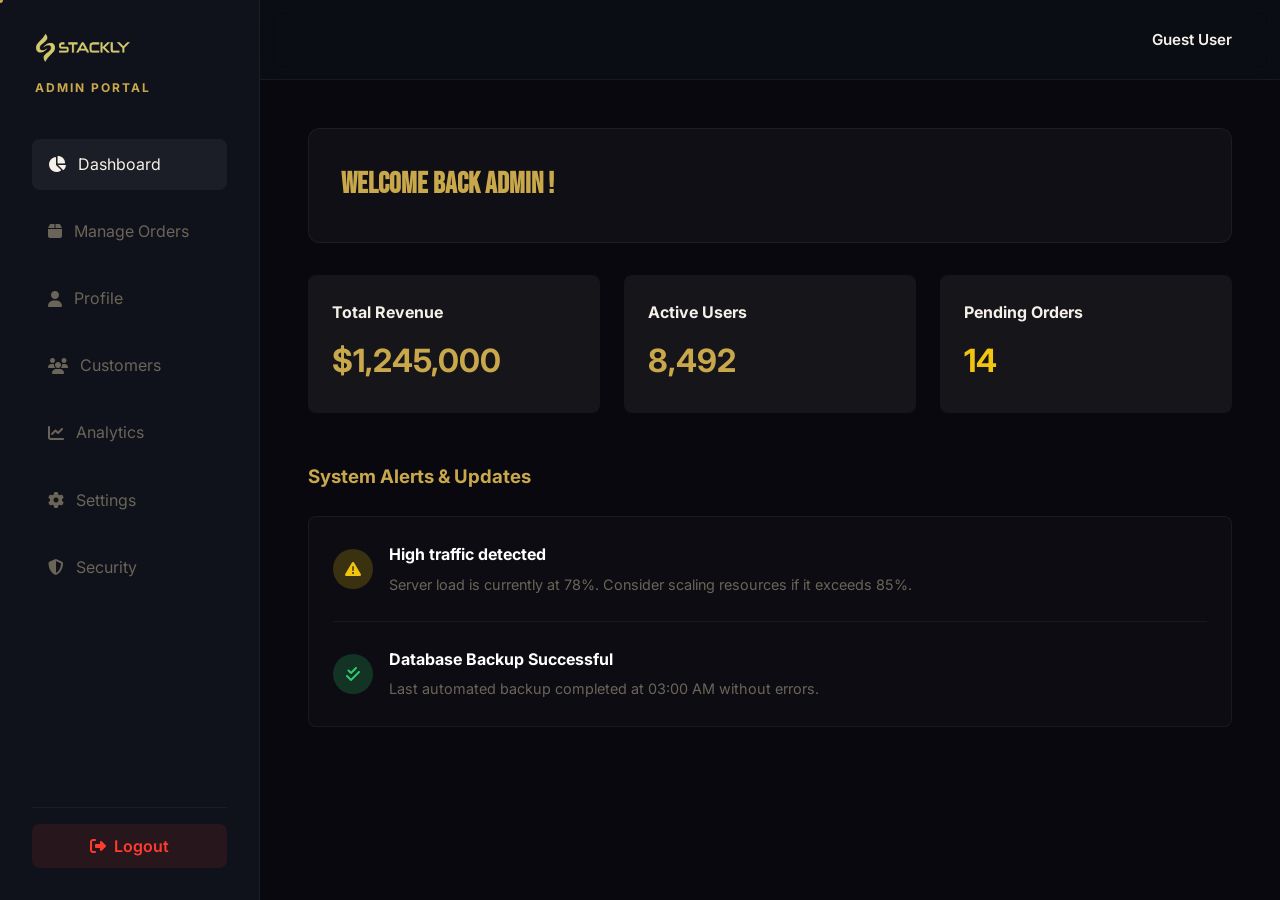
<file: admin_dashboard.html>
<!DOCTYPE html>
<html lang="en">

<head>
  <meta charset="UTF-8">
  <meta name="viewport" content="width=device-width, initial-scale=1.0, viewport-fit=cover">
  <title>Admin Dashboard — Stackly</title>
  <link rel="stylesheet" href="assets/css/style.css">
  <link rel="stylesheet" href="https://cdnjs.cloudflare.com/ajax/libs/font-awesome/6.6.0/css/all.min.css">
  <style>
    body {
      margin: 0;
      background-color: var(--clr-bg);
      color: var(--clr-white);
      font-family: var(--ff-sans);
    }

    .dashboard-layout {
      display: flex;
      height: 100vh;
      overflow: hidden;
    }

    .sidebar {
      width: 260px;
      overflow-y: auto;
      background-color: #0f121a;
      border-right: 1px solid rgba(255, 255, 255, 0.05);
      padding: 2rem;
      display: flex;
      flex-direction: column;
    }

    .sidebar-logo img {
      height: 50px;
      margin-bottom: 3rem;
    }

    .sidebar-nav {
      list-style: none;
      padding: 0;
      margin: 0;
      display: flex;
      flex-direction: column;
      gap: 1rem;
    }

    .sidebar-nav a {
      color: var(--clr-muted);
      text-decoration: none;
      font-size: 1rem;
      display: flex;
      align-items: center;
      gap: 0.75rem;
      padding: 0.75rem 1rem;
      border-radius: 8px;
      transition: background 0.3s, color 0.3s;
    }

    .sidebar-nav a:hover,
    .sidebar-nav a.active {
      background: rgba(255, 255, 255, 0.05);
      color: var(--clr-white);
    }

    .dashboard-main {
      flex: 1;
      display: flex;
      flex-direction: column;
      min-width: 0;
      /* Fix parent flex overflow */
    }

    .dashboard-navbar {
      height: 80px;
      border-bottom: 1px solid rgba(255, 255, 255, 0.05);
      display: flex;
      justify-content: space-between;
      align-items: center;
      padding: 0 3rem;
      background: rgba(15, 18, 26, 0.5);
      backdrop-filter: blur(10px);
    }

    .dashboard-navbar h2 {
      font-family: var(--ff-display);
      font-size: 1.5rem;
      margin: 0;
    }

    .navbar-right {
      display: flex;
      align-items: center;
      gap: 1.5rem;
    }

    .user-email {
      color: var(--clr-silver);
      font-size: 0.95rem;
      font-weight: 600;
    }

    .dashboard-content {
      padding: 3rem;
      flex: 1;
      overflow-y: auto;
      min-width: 0;
      box-sizing: border-box;
      /* Fix flex child overflow */
    }

    .welcome-card {
      background: rgba(255, 255, 255, 0.03);
      border: 1px solid rgba(255, 255, 255, 0.05);
      padding: 2rem;
      border-radius: 12px;
      transition: transform 0.3s ease, box-shadow 0.3s ease;
    }

    .welcome-card:hover {
      transform: translateY(-2px);
      box-shadow: 0 5px 15px rgba(0, 0, 0, 0.3);
    }

    .welcome-card h3 {
      margin-top: 0;
      color: var(--clr-gold);
      font-family: var(--ff-display);
      font-size: 1.8rem;
    }

    .tab-section {
      min-width: 0;
      width: 100%;
      animation: fadeIn 0.3s ease-in-out;
    }

    @keyframes fadeIn {
      from {
        opacity: 0;
        transform: translateY(10px);
      }

      to {
        opacity: 1;
        transform: translateY(0);
      }
    }


    /* Custom Scrollbar for tables */
    .table-wrapper {
      overflow-x: auto;
      width: 100%;
      -webkit-overflow-scrolling: touch;
      padding-bottom: 5px;
    }

    .table-wrapper::-webkit-scrollbar {
      height: 8px;
    }

    .table-wrapper::-webkit-scrollbar-track {
      background: rgba(255, 255, 255, 0.05);
      border-radius: 4px;
    }

    .table-wrapper::-webkit-scrollbar-thumb {
      background: var(--clr-gold);
      border-radius: 4px;
    }

    /* Responsive Styles */
    .sidebar-overlay {
      display: none;
      position: fixed;
      top: 0;
      left: 0;
      right: 0;
      bottom: 0;
      background: rgba(0, 0, 0, 0.5);
      z-index: 999;
      backdrop-filter: blur(2px);
    }

    .sidebar-overlay.active {
      display: block;
    }

    @media (max-width: 991px) {
      .sidebar-toggle {
        display: block !important;
      }

      .sidebar {
        position: fixed;
        left: -280px;
        top: 0;
        bottom: 0;
        z-index: 1000;
        transition: left 0.3s ease;
        box-shadow: 5px 0 15px rgba(0, 0, 0, 0.5);
      }

      .sidebar.open {
        left: 0;
      }

      .dashboard-navbar {
        padding: 0 1.5rem;
      }

      .dashboard-content {
        padding: 1.5rem;
      }
    }

    @media (max-width: 576px) {
      .panel-title {
        display: none;
      }

      .user-email {
        display: block;
        font-size: 0.85rem;
      }

      .dashboard-content {
        padding: 1rem;
      }
    }

    .dashboard-card {
      background: rgba(255, 255, 255, 0.05);
      padding: 1.5rem;
      border-radius: 8px;
      transition: transform 0.3s ease, box-shadow 0.3s ease, background 0.3s ease;
    }

    .dashboard-card:hover {
      transform: translateY(-5px);
      box-shadow: 0 10px 20px rgba(0, 0, 0, 0.4);
      background: rgba(255, 255, 255, 0.08);
    }

    .welcome-card {
      transition: transform 0.3s ease, box-shadow 0.3s ease;
    }

    .welcome-card:hover {
      transform: translateY(-3px);
      box-shadow: 0 8px 20px rgba(0, 0, 0, 0.3);
    }
  </style>
</head>

<body>
  <div class="cursor-dot" aria-hidden="true"></div>
  <div class="cursor-outline" aria-hidden="true"></div>


  <div class="dashboard-layout">
    <div class="sidebar-overlay" onclick="toggleSidebar()"></div>
    <!-- Sidebar -->
    <aside class="sidebar">
      <div style="margin-bottom: 2.5rem;">
        <a href="javascript:void(0)"
          onclick="showSection('dashboard', document.querySelector('.sidebar-nav li:first-child a'))" class="logo"
          style="display:inline-block; margin-bottom:0.5rem;">
          <img src="assets/images/logo.webp" alt="Stackly Logo" style="height: 30px;">
        </a>
        <div
          style="color: var(--clr-gold); font-size: 0.75rem; letter-spacing: 2px; text-transform: uppercase; font-weight: bold; padding-left: 0.2rem;">
          Admin Portal</div>
      </div>
      <ul class="sidebar-nav">
        <li><a href="javascript:void(0)" class="active" onclick="showSection('dashboard', this)"><i
              class="fa-solid fa-chart-pie"></i> Dashboard</a></li>
        <li><a href="javascript:void(0)" class="" onclick="showSection('orders', this)"><i class="fa-solid fa-box"></i>
            Manage Orders</a></li>
        <li><a href="javascript:void(0)" class="" onclick="showSection('profile', this)"><i
              class="fa-solid fa-user"></i> Profile</a></li>
        <li><a href="javascript:void(0)" class="" onclick="showSection('customers', this)"><i
              class="fa-solid fa-users"></i> Customers</a></li>
        <li><a href="javascript:void(0)" class="" onclick="showSection('analytics', this)"><i
              class="fa-solid fa-chart-line"></i> Analytics</a></li>
        <li><a href="javascript:void(0)" class="" onclick="showSection('settings', this)"><i
              class="fa-solid fa-gear"></i> Settings</a></li>
        <li><a href="javascript:void(0)" class="" onclick="showSection('security', this)"><i
              class="fa-solid fa-shield-halved"></i> Security</a></li>

      </ul>
      <div style="margin-top: auto; padding-top: 1rem; border-top: 1px solid rgba(255, 255, 255, 0.05);">
        <button onclick="logout()"
          style="width: 100%; background: rgba(255,59,48,0.1); color: #ff3b30; border: none; padding: 0.75rem; border-radius: 8px; cursor: pointer; display: flex; align-items: center; justify-content: center; gap: 0.5rem; font-weight: 600; font-size: 1rem; transition: background 0.3s;">
          <i class="fa-solid fa-right-from-bracket"></i> Logout
        </button>
      </div>
    </aside>

    <!-- Main Content -->
    <main class="dashboard-main">
      <!-- Navbar -->
      <nav class="dashboard-navbar">
        <div style="display: flex; align-items: center; gap: 1rem;">
          <button class="sidebar-toggle" onclick="toggleSidebar()"
            style="background: none; border: none; color: white; font-size: 1.5rem; cursor: pointer; display: none;"><i
              class="fa-solid fa-bars"></i></button>
          <h2 class="panel-title"></h2>
        </div>
        <div class="navbar-right">
          <span class="user-email" id="user-email">loading...</span>
        </div>
      </nav>

      <!-- Content -->
      <div class="dashboard-content">

        <section id="sec-dashboard" class="tab-section" style="display: block;">
          <div class="welcome-card" style="margin-bottom: 2rem;">
            <h3>Welcome back Admin !</h3>
          </div>
          <div
            style="display: grid; grid-template-columns: repeat(auto-fit, minmax(200px, 1fr)); gap: 1.5rem; margin-bottom: 2rem;">
            <div class="dashboard-card">
              <h4 style="margin:0 0 0.5rem 0; color: var(--clr-silver);">Total Revenue</h4>
              <p style="font-size: 2rem; margin:0; color: var(--clr-gold); font-weight: bold;">$1,245,000</p>
            </div>
            <div class="dashboard-card">
              <h4 style="margin:0 0 0.5rem 0; color: var(--clr-silver);">Active Users</h4>
              <p style="font-size: 2rem; margin:0; color: var(--clr-gold); font-weight: bold;">8,492</p>
            </div>
            <div class="dashboard-card">
              <h4 style="margin:0 0 0.5rem 0; color: var(--clr-silver);">Pending Orders</h4>
              <p style="font-size: 2rem; margin:0; color: #f1c40f; font-weight: bold;">14</p>
            </div>
          </div>

          <div style="margin-top: 3rem;">
            <h3 style="color: var(--clr-gold); margin-bottom: 1.5rem;">System Alerts & Updates</h3>
            <div
              style="background: rgba(255,255,255,0.02); border: 1px solid rgba(255,255,255,0.05); border-radius: 8px; padding: 1.5rem;">
              <div
                style="display: flex; align-items: center; gap: 1rem; margin-bottom: 1.5rem; padding-bottom: 1.5rem; border-bottom: 1px solid rgba(255,255,255,0.05);">
                <div
                  style="background: rgba(241,196,15,0.2); color: #f1c40f; width: 40px; height: 40px; border-radius: 50%; display: flex; align-items: center; justify-content: center;">
                  <i class="fa-solid fa-triangle-exclamation"></i>
                </div>
                <div>
                  <h4 style="margin: 0; color: #fff;">High traffic detected</h4>
                  <p style="margin: 0.25rem 0 0 0; color: var(--clr-muted); font-size: 0.9rem;">Server load is currently
                    at 78%. Consider scaling resources if it exceeds 85%.</p>
                </div>
              </div>
              <div style="display: flex; align-items: center; gap: 1rem;">
                <div
                  style="background: rgba(46,204,113,0.2); color: #2ecc71; width: 40px; height: 40px; border-radius: 50%; display: flex; align-items: center; justify-content: center;">
                  <i class="fa-solid fa-check-double"></i>
                </div>
                <div>
                  <h4 style="margin: 0; color: #fff;">Database Backup Successful</h4>
                  <p style="margin: 0.25rem 0 0 0; color: var(--clr-muted); font-size: 0.9rem;">Last automated backup
                    completed at 03:00 AM without errors.</p>
                </div>
              </div>
            </div>
          </div>
        </section>

        <section id="sec-orders" class="tab-section" style="display: none;">
          <div
            style="display: flex; flex-wrap: wrap; gap: 1rem; justify-content: space-between; align-items: center; margin-bottom: 1.5rem;">
            <h3 style="color: var(--clr-gold); margin-top:0; margin-bottom:0;">Manage Orders</h3>
            <div style="display: flex; gap: 1rem;">
              <input type="text" placeholder="Search order ID or name..."
                style="padding: 0.5rem 1rem; border-radius: 4px; border: 1px solid rgba(255,255,255,0.2); background: rgba(0,0,0,0.2); color: #fff;">
              <button
                style="background: var(--clr-gold); color: #000; padding: 0.5rem 1rem; border: none; border-radius: 4px; cursor: pointer; font-weight:bold;">Search</button>
            </div>
          </div>

          <div class="table-wrapper" style="overflow-x: auto; width: 100%;">
            <table
              style="min-width: 600px; width: 100%; text-align: left; border-collapse: collapse; border: 1px solid rgba(255,255,255,0.1);">
              <tr style="background: rgba(255,255,255,0.05);">
                <th style="padding: 1rem; border: 1px solid rgba(255,255,255,0.1); color: var(--clr-silver);">Order ID
                </th>
                <th style="padding: 1rem; border: 1px solid rgba(255,255,255,0.1); color: var(--clr-silver);">Customer
                </th>
                <th style="padding: 1rem; border: 1px solid rgba(255,255,255,0.1); color: var(--clr-silver);">Date</th>
                <th style="padding: 1rem; border: 1px solid rgba(255,255,255,0.1); color: var(--clr-silver);">Status
                </th>
                <th style="padding: 1rem; border: 1px solid rgba(255,255,255,0.1); color: var(--clr-silver);">Total</th>
                <th
                  style="padding: 1rem; border: 1px solid rgba(255,255,255,0.1); color: var(--clr-silver); text-align: right;">
                  Action</th>
              </tr>
              <tr>
                <td style="padding: 1rem; border: 1px solid rgba(255,255,255,0.1); font-weight: bold;">#ORD-7901</td>
                <td style="padding: 1rem; border: 1px solid rgba(255,255,255,0.1);">John Doe</td>
                <td style="padding: 1rem; border: 1px solid rgba(255,255,255,0.1);">Sep 25, 2026</td>
                <td style="padding: 1rem; border: 1px solid rgba(255,255,255,0.1);"><span
                    style="background: rgba(241,196,15,0.2); color: #f1c40f; padding: 0.2rem 0.6rem; border-radius: 4px; font-size: 0.85rem;"><i
                      class="fa-solid fa-spinner fa-spin"></i> Processing</span></td>
                <td style="padding: 1rem; border: 1px solid rgba(255,255,255,0.1);">$12,400</td>
                <td style="padding: 1rem; border: 1px solid rgba(255,255,255,0.1); text-align: right;">
                  <select
                    style="background:rgba(0,0,0,0.5); color:#fff; border:1px solid rgba(255,255,255,0.2); padding:0.3rem; border-radius:4px; margin-right:0.5rem;">
                    <option>Update Status</option>
                    <option>Shipped</option>
                    <option>Delivered</option>
                    <option>Cancelled</option>
                  </select>
                  <button
                    style="background: transparent; border: 1px solid var(--clr-gold); color: var(--clr-gold); padding: 0.3rem 0.8rem; border-radius: 4px; cursor: pointer;">Save</button>
                </td>
              </tr>
              <tr>
                <td style="padding: 1rem; border: 1px solid rgba(255,255,255,0.1); font-weight: bold;">#ORD-7902</td>
                <td style="padding: 1rem; border: 1px solid rgba(255,255,255,0.1);">Alice Smith</td>
                <td style="padding: 1rem; border: 1px solid rgba(255,255,255,0.1);">Sep 24, 2026</td>
                <td style="padding: 1rem; border: 1px solid rgba(255,255,255,0.1);"><span
                    style="background: rgba(46,204,113,0.2); color: #2ecc71; padding: 0.2rem 0.6rem; border-radius: 4px; font-size: 0.85rem;"><i
                      class="fa-solid fa-truck"></i> Shipped</span></td>
                <td style="padding: 1rem; border: 1px solid rgba(255,255,255,0.1);">$45,000</td>
                <td style="padding: 1rem; border: 1px solid rgba(255,255,255,0.1); text-align: right;">
                  <select
                    style="background:rgba(0,0,0,0.5); color:#fff; border:1px solid rgba(255,255,255,0.2); padding:0.3rem; border-radius:4px; margin-right:0.5rem;">
                    <option>Update Status</option>
                    <option>Delivered</option>
                    <option>Cancelled</option>
                  </select>
                  <button
                    style="background: transparent; border: 1px solid var(--clr-gold); color: var(--clr-gold); padding: 0.3rem 0.8rem; border-radius: 4px; cursor: pointer;">Save</button>
                </td>
              </tr>
              <tr>
                <td style="padding: 1rem; border: 1px solid rgba(255,255,255,0.1); font-weight: bold;">#ORD-7888</td>
                <td style="padding: 1rem; border: 1px solid rgba(255,255,255,0.1);">Robert Fox</td>
                <td style="padding: 1rem; border: 1px solid rgba(255,255,255,0.1);">Sep 22, 2026</td>
                <td style="padding: 1rem; border: 1px solid rgba(255,255,255,0.1);"><span
                    style="background: rgba(241,196,15,0.2); color: #f1c40f; padding: 0.2rem 0.6rem; border-radius: 4px; font-size: 0.85rem;"><i
                      class="fa-solid fa-spinner fa-spin"></i> Processing</span></td>
                <td style="padding: 1rem; border: 1px solid rgba(255,255,255,0.1);">$8,500</td>
                <td style="padding: 1rem; border: 1px solid rgba(255,255,255,0.1); text-align: right;">
                  <select
                    style="background:rgba(0,0,0,0.5); color:#fff; border:1px solid rgba(255,255,255,0.2); padding:0.3rem; border-radius:4px; margin-right:0.5rem;">
                    <option>Update Status</option>
                    <option>Shipped</option>
                    <option>Delivered</option>
                    <option>Cancelled</option>
                  </select>
                  <button
                    style="background: transparent; border: 1px solid var(--clr-gold); color: var(--clr-gold); padding: 0.3rem 0.8rem; border-radius: 4px; cursor: pointer;">Save</button>
                </td>
              </tr>
            </table>
          </div>

          <div
            style="display: flex; flex-wrap: wrap; gap: 1rem; justify-content: space-between; align-items: center; margin-top: 1.5rem; color: var(--clr-silver); font-size: 0.9rem;">
            <span>Showing 1 to 3 of 14 orders</span>
            <div class="admin-pagination" style="display: flex; gap: 0.5rem;">
              <button
                style="background: rgba(255,255,255,0.1); border: none; padding: 0.4rem 0.8rem; border-radius: 4px; color: #fff; cursor: not-allowed; opacity: 0.5;">Previous</button>
              <button
                style="background: var(--clr-gold); border: none; padding: 0.4rem 0.8rem; border-radius: 4px; color: #000; font-weight: bold;">1</button>
              <button
                style="background: rgba(255,255,255,0.1); border: none; padding: 0.4rem 0.8rem; border-radius: 4px; color: #fff; cursor: pointer;">2</button>
              <button
                style="background: rgba(255,255,255,0.1); border: none; padding: 0.4rem 0.8rem; border-radius: 4px; color: #fff; cursor: pointer;">Next</button>
            </div>
          </div>
        </section>

        <section id="sec-profile" class="tab-section" style="display: none;">
          <h3 style="color: var(--clr-gold); margin-top:0;">Admin Profile</h3>

          <div style="display: flex; gap: 3rem; flex-wrap: wrap;">
            <div
              style="flex: 1; min-width: 250px; background: rgba(255,255,255,0.03); padding: 2rem; border-radius: 8px;">
              <h4
                style="margin-top:0; margin-bottom:1.5rem; border-bottom:1px solid rgba(255,255,255,0.1); padding-bottom:1rem;">
                <i class="fa-solid fa-user-tie"></i> Administrator Information</h4>

              <div style="display: flex; gap: 1.5rem; margin-bottom: 2rem; align-items: center;">
                <div
                  style="width: 80px; height: 80px; border-radius: 50%; background: var(--clr-gold); display: flex; align-items: center; justify-content: center; font-size: 2.5rem; color: #000;">
                  <i class="fa-solid fa-user-shield"></i>
                </div>
                <div>
                  <h4 style="margin: 0; color: #fff; font-size: 1.2rem;">Super Admin</h4>
                  <p style="margin: 0.2rem 0; color: var(--clr-silver);">admin@stackly.com</p>
                  <span
                    style="display: inline-block; background: rgba(46,204,113,0.2); color: #2ecc71; padding: 0.2rem 0.6rem; border-radius: 20px; font-size: 0.8rem; margin-top: 0.5rem;">Active</span>
                </div>
              </div>

              <div style="margin-bottom: 1.5rem;">
                <label style="display:block; color:var(--clr-silver); margin-bottom:0.5rem;">Admin Name</label>
                <input type="text" value="Super Admin"
                  style="width:100%; padding:0.8rem; background:rgba(0,0,0,0.2); border:1px solid rgba(255,255,255,0.1); color:#fff; border-radius:4px;">
              </div>

              <div style="margin-bottom: 1.5rem;">
                <label style="display:block; color:var(--clr-silver); margin-bottom:0.5rem;">Admin Email</label>
                <input type="email" value="admin@stackly.com"
                  style="width:100%; padding:0.8rem; background:rgba(0,0,0,0.2); border:1px solid rgba(255,255,255,0.1); color:#fff; border-radius:4px;">
              </div>

              <div style="margin-bottom: 2rem;">
                <label style="display:block; color:var(--clr-silver); margin-bottom:0.5rem;">Role & Permissions</label>
                <select disabled
                  style="width:100%; padding:0.8rem; background:rgba(0,0,0,0.4); border:1px solid rgba(255,255,255,0.05); color:var(--clr-muted); border-radius:4px;">
                  <option>Super Administrator (All Access)</option>
                </select>
                <p style="font-size: 0.8rem; color: var(--clr-muted); margin-top: 0.5rem;">Your role cannot be changed
                  as you are the master admin.</p>
              </div>

              <button
                style="background:var(--clr-gold); color:#000; padding:0.8rem 1.5rem; border:none; border-radius:4px; font-weight:bold; cursor:pointer;"><i
                  class="fa-solid fa-floppy-disk"></i> Save Changes</button>
            </div>

            <div
              style="flex: 1; min-width: 250px; background: rgba(255,255,255,0.03); padding: 2rem; border-radius: 8px; height: fit-content;">
              <h4
                style="margin-top:0; margin-bottom:1.5rem; border-bottom:1px solid rgba(255,255,255,0.1); padding-bottom:1rem;">
                <i class="fa-solid fa-clock-rotate-left"></i> Recent Login Activity</h4>

              <ul style="list-style: none; padding: 0; margin: 0;">
                <li
                  style="padding: 1rem 0; border-bottom: 1px solid rgba(255,255,255,0.05); display: flex; justify-content: space-between;">
                  <div>
                    <div style="color: #fff; margin-bottom: 0.2rem;"><i class="fa-solid fa-desktop"
                        style="color: var(--clr-silver); margin-right: 0.5rem;"></i> Mac OS / Safari</div>
                    <div style="color: var(--clr-muted); font-size: 0.8rem;">192.168.1.1 (Geneva, CH)</div>
                  </div>
                  <span style="color: #2ecc71; font-size: 0.85rem;">Just now</span>
                </li>
                <li
                  style="padding: 1rem 0; border-bottom: 1px solid rgba(255,255,255,0.05); display: flex; justify-content: space-between;">
                  <div>
                    <div style="color: #fff; margin-bottom: 0.2rem;"><i class="fa-solid fa-mobile-screen"
                        style="color: var(--clr-silver); margin-right: 0.5rem;"></i> iOS / Safari</div>
                    <div style="color: var(--clr-muted); font-size: 0.8rem;">10.0.0.45 (Zurich, CH)</div>
                  </div>
                  <span style="color: var(--clr-silver); font-size: 0.85rem;">Yesterday, 14:30</span>
                </li>
                <li style="padding: 1rem 0; display: flex; justify-content: space-between;">
                  <div>
                    <div style="color: #fff; margin-bottom: 0.2rem;"><i class="fa-solid fa-desktop"
                        style="color: var(--clr-silver); margin-right: 0.5rem;"></i> Windows / Chrome</div>
                    <div style="color: var(--clr-muted); font-size: 0.8rem;">192.168.1.10 (Geneva, CH)</div>
                  </div>
                  <span style="color: var(--clr-silver); font-size: 0.85rem;">Sep 25, 09:15</span>
                </li>
              </ul>

              <button
                style="margin-top: 1rem; background: transparent; color: #ff3b30; border: 1px solid rgba(255,59,48,0.3); padding: 0.5rem 1rem; border-radius: 4px; cursor: pointer; font-size: 0.9rem; width: 100%;">Sign
                out of all other devices</button>
            </div>
          </div>
        </section>

        <section id="sec-customers" class="tab-section" style="display: none;">
          <div
            style="display: flex; flex-wrap: wrap; gap: 1rem; justify-content: space-between; align-items: center; margin-bottom: 1.5rem;">
            <h3 style="color: var(--clr-gold); margin-top:0; margin-bottom:0;">Customer Directory</h3>
            <div style="display: flex; gap: 1rem;">
              <button
                style="background: rgba(255,255,255,0.1); color: #fff; padding: 0.5rem 1rem; border: none; border-radius: 4px; cursor: pointer;"><i
                  class="fa-solid fa-download"></i> Export CSV</button>
              <button
                style="background: var(--clr-gold); color: #000; padding: 0.5rem 1rem; border: none; border-radius: 4px; cursor: pointer; font-weight:bold;"><i
                  class="fa-solid fa-plus"></i> Add Customer</button>
            </div>
          </div>

          <div class="table-wrapper" style="overflow-x: auto; width: 100%;">
            <table
              style="min-width: 600px; width: 100%; text-align: left; border-collapse: collapse; border: 1px solid rgba(255,255,255,0.1);">
              <tr style="background: rgba(255,255,255,0.05);">
                <th style="padding: 1rem; border: 1px solid rgba(255,255,255,0.1); color: var(--clr-silver);">Name</th>
                <th style="padding: 1rem; border: 1px solid rgba(255,255,255,0.1); color: var(--clr-silver);">Email</th>
                <th style="padding: 1rem; border: 1px solid rgba(255,255,255,0.1); color: var(--clr-silver);">Total
                  Spent</th>
                <th style="padding: 1rem; border: 1px solid rgba(255,255,255,0.1); color: var(--clr-silver);">Joined
                </th>
                <th
                  style="padding: 1rem; border: 1px solid rgba(255,255,255,0.1); color: var(--clr-silver); text-align: right;">
                  Action</th>
              </tr>
              <tr>
                <td style="padding: 1rem; border: 1px solid rgba(255,255,255,0.1);">
                  <div style="display: flex; align-items: center; gap: 0.8rem;">
                    <div
                      style="width:30px; height:30px; border-radius:50%; background:rgba(255,255,255,0.1); display:flex; align-items:center; justify-content:center; font-weight:bold; color:var(--clr-gold);">
                      JD</div>
                    <span style="font-weight: bold;">John Doe</span>
                  </div>
                </td>
                <td style="padding: 1rem; border: 1px solid rgba(255,255,255,0.1);">john.doe@example.com</td>
                <td
                  style="padding: 1rem; border: 1px solid rgba(255,255,255,0.1); color: var(--clr-gold); font-weight: bold;">
                  $12,400</td>
                <td style="padding: 1rem; border: 1px solid rgba(255,255,255,0.1);">Sep 10, 2026</td>
                <td style="padding: 1rem; border: 1px solid rgba(255,255,255,0.1); text-align: right;">
                  <button
                    style="background: transparent; border: 1px solid rgba(255,255,255,0.2); color: #fff; padding: 0.3rem 0.8rem; border-radius: 4px; cursor: pointer;">View
                    Profile</button>
                </td>
              </tr>
              <tr>
                <td style="padding: 1rem; border: 1px solid rgba(255,255,255,0.1);">
                  <div style="display: flex; align-items: center; gap: 0.8rem;">
                    <div
                      style="width:30px; height:30px; border-radius:50%; background:rgba(255,255,255,0.1); display:flex; align-items:center; justify-content:center; font-weight:bold; color:var(--clr-gold);">
                      AS</div>
                    <span style="font-weight: bold;">Alice Smith</span>
                  </div>
                </td>
                <td style="padding: 1rem; border: 1px solid rgba(255,255,255,0.1);">alice.s@example.com</td>
                <td
                  style="padding: 1rem; border: 1px solid rgba(255,255,255,0.1); color: var(--clr-gold); font-weight: bold;">
                  $85,000</td>
                <td style="padding: 1rem; border: 1px solid rgba(255,255,255,0.1);">Aug 15, 2026</td>
                <td style="padding: 1rem; border: 1px solid rgba(255,255,255,0.1); text-align: right;">
                  <button
                    style="background: transparent; border: 1px solid rgba(255,255,255,0.2); color: #fff; padding: 0.3rem 0.8rem; border-radius: 4px; cursor: pointer;">View
                    Profile</button>
                </td>
              </tr>
              <tr>
                <td style="padding: 1rem; border: 1px solid rgba(255,255,255,0.1);">
                  <div style="display: flex; align-items: center; gap: 0.8rem;">
                    <div
                      style="width:30px; height:30px; border-radius:50%; background:rgba(255,255,255,0.1); display:flex; align-items:center; justify-content:center; font-weight:bold; color:var(--clr-gold);">
                      MW</div>
                    <span style="font-weight: bold;">Michael Wong</span>
                  </div>
                </td>
                <td style="padding: 1rem; border: 1px solid rgba(255,255,255,0.1);">michael.w@example.com</td>
                <td
                  style="padding: 1rem; border: 1px solid rgba(255,255,255,0.1); color: var(--clr-gold); font-weight: bold;">
                  $0</td>
                <td style="padding: 1rem; border: 1px solid rgba(255,255,255,0.1);">Sep 28, 2026</td>
                <td style="padding: 1rem; border: 1px solid rgba(255,255,255,0.1); text-align: right;">
                  <button
                    style="background: transparent; border: 1px solid rgba(255,255,255,0.2); color: #fff; padding: 0.3rem 0.8rem; border-radius: 4px; cursor: pointer;">View
                    Profile</button>
                </td>
              </tr>
            </table>
          </div>

          <div
            style="display: flex; flex-wrap: wrap; gap: 1rem; justify-content: space-between; align-items: center; margin-top: 1.5rem; color: var(--clr-silver); font-size: 0.9rem;">
            <span>Showing 1 to 3 of 8,492 customers</span>
            <div class="admin-pagination" style="display: flex; gap: 0.5rem;">
              <button
                style="background: rgba(255,255,255,0.1); border: none; padding: 0.4rem 0.8rem; border-radius: 4px; color: #fff; cursor: not-allowed; opacity: 0.5;">Previous</button>
              <button
                style="background: var(--clr-gold); border: none; padding: 0.4rem 0.8rem; border-radius: 4px; color: #000; font-weight: bold;">1</button>
              <button
                style="background: rgba(255,255,255,0.1); border: none; padding: 0.4rem 0.8rem; border-radius: 4px; color: #fff; cursor: pointer;">2</button>
              <button
                style="background: rgba(255,255,255,0.1); border: none; padding: 0.4rem 0.8rem; border-radius: 4px; color: #fff; cursor: pointer;">3</button>
              <span style="padding: 0.4rem;">...</span>
              <button
                style="background: rgba(255,255,255,0.1); border: none; padding: 0.4rem 0.8rem; border-radius: 4px; color: #fff; cursor: pointer;">Next</button>
            </div>
          </div>
        </section>

        <section id="sec-analytics" class="tab-section" style="display: none;">
          <style>
            .analytics-card:hover {
              transform: translateY(-5px);
              background: rgba(255, 255, 255, 0.08) !important;
              border-color: rgba(255, 255, 255, 0.15) !important;
            }
          </style>
          <h3 style="color: var(--clr-gold); margin-top:0; margin-bottom: 2rem;">Sales & Traffic Analytics</h3>


          <div
            style="display: grid; grid-template-columns: repeat(auto-fit, minmax(200px, 1fr)); gap: 1.5rem; margin-bottom: 2rem;">
            <div class="analytics-card"
              style="background: rgba(255,255,255,0.03); padding: 1.5rem; border-radius: 8px; border: 1px solid rgba(255,255,255,0.05); transition: transform 0.3s ease, background 0.3s ease;">
              <p style="margin:0 0 0.5rem 0; color: var(--clr-silver);">Monthly Revenue</p>
              <h3 style="font-size: 2rem; margin:0; color: #fff;">$245,000</h3>
              <p style="margin: 0.5rem 0 0 0; color: #2ecc71; font-size: 0.85rem;"><i
                  class="fa-solid fa-arrow-trend-up"></i> +12% from last month</p>
            </div>
            <div class="analytics-card"
              style="background: rgba(255,255,255,0.03); padding: 1.5rem; border-radius: 8px; border: 1px solid rgba(255,255,255,0.05); transition: transform 0.3s ease, background 0.3s ease;">
              <p style="margin:0 0 0.5rem 0; color: var(--clr-silver);">Conversion Rate</p>
              <h3 style="font-size: 2rem; margin:0; color: #fff;">4.2%</h3>
              <p style="margin: 0.5rem 0 0 0; color: #2ecc71; font-size: 0.85rem;"><i
                  class="fa-solid fa-arrow-trend-up"></i> +0.5% from last month</p>
            </div>
            <div class="analytics-card"
              style="background: rgba(255,255,255,0.03); padding: 1.5rem; border-radius: 8px; border: 1px solid rgba(255,255,255,0.05); transition: transform 0.3s ease, background 0.3s ease;">
              <p style="margin:0 0 0.5rem 0; color: var(--clr-silver);">Site Visitors</p>
              <h3 style="font-size: 2rem; margin:0; color: #fff;">84,200</h3>
              <p style="margin: 0.5rem 0 0 0; color: #e74c3c; font-size: 0.85rem;"><i
                  class="fa-solid fa-arrow-trend-down"></i> -2% from last month</p>
            </div>
          </div>

          <div style="display: flex; gap: 2rem; flex-wrap: wrap;">
            <div
              style="flex: 2; min-width: 250px; background: rgba(255,255,255,0.02); padding: 2rem; border-radius: 8px; border: 1px solid rgba(255,255,255,0.05);">
              <h4 style="margin-top:0; margin-bottom: 2rem; color: #fff;">Revenue Over Time</h4>
              <div
                style="height: 250px; width: 100%; display: flex; align-items: flex-end; justify-content: space-between; gap: 1rem; border-bottom: 1px solid rgba(255,255,255,0.1); padding-bottom: 0.5rem;">
                <!-- Simple CSS bar chart -->
                <div
                  style="width: 12%; background: rgba(255,215,0,0.3); height: 40%; border-radius: 4px 4px 0 0; position: relative;">
                  <span
                    style="position:absolute; bottom:-25px; left:50%; transform:translateX(-50%); font-size:0.8rem; color:var(--clr-muted);">Jan</span>
                </div>
                <div
                  style="width: 12%; background: rgba(255,215,0,0.3); height: 55%; border-radius: 4px 4px 0 0; position: relative;">
                  <span
                    style="position:absolute; bottom:-25px; left:50%; transform:translateX(-50%); font-size:0.8rem; color:var(--clr-muted);">Feb</span>
                </div>
                <div
                  style="width: 12%; background: rgba(255,215,0,0.5); height: 80%; border-radius: 4px 4px 0 0; position: relative;">
                  <span
                    style="position:absolute; bottom:-25px; left:50%; transform:translateX(-50%); font-size:0.8rem; color:var(--clr-muted);">Mar</span>
                </div>
                <div
                  style="width: 12%; background: rgba(255,215,0,0.3); height: 45%; border-radius: 4px 4px 0 0; position: relative;">
                  <span
                    style="position:absolute; bottom:-25px; left:50%; transform:translateX(-50%); font-size:0.8rem; color:var(--clr-muted);">Apr</span>
                </div>
                <div
                  style="width: 12%; background: rgba(255,215,0,0.6); height: 65%; border-radius: 4px 4px 0 0; position: relative;">
                  <span
                    style="position:absolute; bottom:-25px; left:50%; transform:translateX(-50%); font-size:0.8rem; color:var(--clr-muted);">May</span>
                </div>
                <div
                  style="width: 12%; background: rgba(255,215,0,0.8); height: 95%; border-radius: 4px 4px 0 0; position: relative;">
                  <span
                    style="position:absolute; bottom:-25px; left:50%; transform:translateX(-50%); font-size:0.8rem; color:var(--clr-muted);">Jun</span>
                </div>
                <div
                  style="width: 12%; background: var(--clr-gold); height: 100%; border-radius: 4px 4px 0 0; position: relative; box-shadow: 0 0 15px rgba(255,215,0,0.4);">
                  <span
                    style="position:absolute; bottom:-25px; left:50%; transform:translateX(-50%); font-size:0.8rem; color:var(--clr-gold); font-weight:bold;">Jul</span>
                </div>
              </div>
            </div>

            <div
              style="flex: 1; min-width: 250px; background: rgba(255,255,255,0.02); padding: 2rem; border-radius: 8px; border: 1px solid rgba(255,255,255,0.05);">
              <h4 style="margin-top:0; margin-bottom: 2rem; color: #fff;">Top Collections (Sales)</h4>
              <div style="margin-bottom: 1.5rem;">
                <div
                  style="display:flex; justify-content:space-between; margin-bottom:0.5rem; color: #fff; font-size: 0.9rem;">
                  <span>Classique I</span><span>65%</span></div>
                <div style="width: 100%; background: rgba(255,255,255,0.1); height: 10px; border-radius: 5px;">
                  <div
                    style="width: 65%; background: var(--clr-gold); height: 100%; border-radius: 5px; box-shadow: 0 0 8px rgba(255,215,0,0.5);">
                  </div>
                </div>
              </div>
              <div style="margin-bottom: 1.5rem;">
                <div
                  style="display:flex; justify-content:space-between; margin-bottom:0.5rem; color: #fff; font-size: 0.9rem;">
                  <span>Aqua Profonde</span><span>40%</span></div>
                <div style="width: 100%; background: rgba(255,255,255,0.1); height: 10px; border-radius: 5px;">
                  <div style="width: 40%; background: rgba(255,215,0,0.7); height: 100%; border-radius: 5px;"></div>
                </div>
              </div>
              <div>
                <div
                  style="display:flex; justify-content:space-between; margin-bottom:0.5rem; color: #fff; font-size: 0.9rem;">
                  <span>Tourbillon Prestige</span><span>15%</span></div>
                <div style="width: 100%; background: rgba(255,255,255,0.1); height: 10px; border-radius: 5px;">
                  <div style="width: 15%; background: rgba(255,215,0,0.4); height: 100%; border-radius: 5px;"></div>
                </div>
              </div>
            </div>
          </div>
        </section>

        <section id="sec-settings" class="tab-section" style="display: none;">
          <h3 style="color: var(--clr-gold); margin-top:0; margin-bottom: 2rem;">System Settings & Configuration</h3>

          <div style="display: flex; gap: 3rem; flex-wrap: wrap;">
            <div style="flex: 1; min-width: 250px; max-width: 600px;">
              <!-- General Settings -->
              <div style="background: rgba(255,255,255,0.03); padding: 2rem; border-radius: 8px; margin-bottom: 2rem;">
                <h4
                  style="margin-top:0; margin-bottom:1.5rem; border-bottom:1px solid rgba(255,255,255,0.1); padding-bottom:1rem;">
                  <i class="fa-solid fa-globe"></i> General Configuration</h4>

                <div style="margin-bottom: 1.5rem;">
                  <label style="display:block; color:var(--clr-silver); margin-bottom:0.5rem;">Store Name</label>
                  <input type="text" value="Stackly Luxury Watches"
                    style="width:100%; padding:0.8rem; background:rgba(0,0,0,0.2); border:1px solid rgba(255,255,255,0.1); color:#fff; border-radius:4px;">
                </div>

                <div style="margin-bottom: 1.5rem;">
                  <label style="display:block; color:var(--clr-silver); margin-bottom:0.5rem;">Contact Email</label>
                  <input type="email" value="contact@stackly.com"
                    style="width:100%; padding:0.8rem; background:rgba(0,0,0,0.2); border:1px solid rgba(255,255,255,0.1); color:#fff; border-radius:4px;">
                </div>

                <div style="margin-bottom: 1.5rem;">
                  <label style="display:block; color:var(--clr-silver); margin-bottom:0.5rem;">Default Currency</label>
                  <select
                    style="width:100%; padding:0.8rem; background:rgba(0,0,0,0.4); border:1px solid rgba(255,255,255,0.1); color:#fff; border-radius:4px;">
                    <option value="usd">USD ($)</option>
                    <option value="eur">EUR (€)</option>
                  </select>
                </div>

                <button
                  style="background:var(--clr-gold); color:#000; padding:0.8rem 1.5rem; border:none; border-radius:4px; font-weight:bold; cursor:pointer;"><i
                    class="fa-solid fa-floppy-disk"></i> Save Settings</button>
              </div>
            </div>

            <div style="flex: 1; min-width: 250px; max-width: 600px;">
              <!-- Advanced Operations -->
              <div style="background: rgba(255,255,255,0.03); padding: 2rem; border-radius: 8px; margin-bottom: 2rem;">
                <h4
                  style="margin-top:0; margin-bottom:1.5rem; border-bottom:1px solid rgba(255,255,255,0.1); padding-bottom:1rem;">
                  <i class="fa-solid fa-server"></i> Advanced Operations</h4>

                <div style="margin-bottom: 1.5rem; display: flex; justify-content: space-between; align-items: center;">
                  <div>
                    <h5 style="margin: 0 0 0.25rem 0; color: #fff;">Maintenance Mode</h5>
                    <p style="margin: 0; color: var(--clr-muted); font-size: 0.85rem;">Take the store offline for
                      updates.</p>
                  </div>
                  <label style="position: relative; display: inline-block; width: 50px; height: 24px;">
                    <input type="checkbox" style="opacity: 0; width: 0; height: 0;">
                    <span
                      style="position: absolute; cursor: pointer; top: 0; left: 0; right: 0; bottom: 0; background-color: rgba(255,255,255,0.2); border-radius: 34px; transition: .4s;">
                      <span
                        style="position: absolute; height: 16px; width: 16px; left: 4px; bottom: 4px; background-color: white; border-radius: 50%; transition: .4s;"></span>
                    </span>
                  </label>
                </div>

                <div style="margin-bottom: 2rem; display: flex; justify-content: space-between; align-items: center;">
                  <div>
                    <h5 style="margin: 0 0 0.25rem 0; color: #fff;">Force HTTPS</h5>
                    <p style="margin: 0; color: var(--clr-muted); font-size: 0.85rem;">Redirect all traffic to secure
                      connection.</p>
                  </div>
                  <label style="position: relative; display: inline-block; width: 50px; height: 24px;">
                    <input type="checkbox" checked style="opacity: 0; width: 0; height: 0;">
                    <span
                      style="position: absolute; cursor: pointer; top: 0; left: 0; right: 0; bottom: 0; background-color: #2ecc71; border-radius: 34px; transition: .4s;">
                      <span
                        style="position: absolute; height: 16px; width: 16px; left: 30px; bottom: 4px; background-color: white; border-radius: 50%; transition: .4s;"></span>
                    </span>
                  </label>
                </div>

                <button
                  style="background: rgba(255,255,255,0.1); color: #fff; padding: 0.8rem 1.5rem; border: 1px solid rgba(255,255,255,0.2); border-radius: 4px; font-weight: bold; cursor: pointer; width: 100%; margin-bottom: 1rem;"><i
                    class="fa-solid fa-broom"></i> Clear Application Cache</button>
                <button
                  style="background: rgba(255,255,255,0.1); color: #fff; padding: 0.8rem 1.5rem; border: 1px solid rgba(255,255,255,0.2); border-radius: 4px; font-weight: bold; cursor: pointer; width: 100%;"><i
                    class="fa-solid fa-database"></i> Backup Database Now</button>
              </div>
            </div>
          </div>
        </section>

        <section id="sec-security" class="tab-section" style="display: none;">
          <h3 style="color: var(--clr-gold); margin-top:0; margin-bottom: 2rem;">Security & Access Control</h3>

          <div style="display: flex; gap: 3rem; flex-wrap: wrap;">
            <div style="flex: 1; min-width: 250px; max-width: 600px;">
              <div style="background: rgba(255,255,255,0.03); padding: 2rem; border-radius: 8px; margin-bottom: 2rem;">
                <h4
                  style="margin-top:0; margin-bottom:1.5rem; border-bottom:1px solid rgba(255,255,255,0.1); padding-bottom:1rem;">
                  <i class="fa-solid fa-lock"></i> Authentication Settings</h4>

                <div style="margin-bottom: 1.5rem; display: flex; justify-content: space-between; align-items: center;">
                  <div>
                    <h5 style="margin: 0 0 0.25rem 0; color: #fff;">Require 2FA for all Admins</h5>
                    <p style="margin: 0; color: var(--clr-muted); font-size: 0.85rem;">Mandatory Two-Factor Auth for
                      backend access.</p>
                  </div>
                  <label style="position: relative; display: inline-block; width: 50px; height: 24px;">
                    <input type="checkbox" checked style="opacity: 0; width: 0; height: 0;">
                    <span
                      style="position: absolute; cursor: pointer; top: 0; left: 0; right: 0; bottom: 0; background-color: #2ecc71; border-radius: 34px; transition: .4s;">
                      <span
                        style="position: absolute; height: 16px; width: 16px; left: 30px; bottom: 4px; background-color: white; border-radius: 50%; transition: .4s;"></span>
                    </span>
                  </label>
                </div>

                <div style="margin-bottom: 1.5rem; display: flex; justify-content: space-between; align-items: center;">
                  <div>
                    <h5 style="margin: 0 0 0.25rem 0; color: #fff;">Session Timeout</h5>
                    <p style="margin: 0; color: var(--clr-muted); font-size: 0.85rem;">Auto-logout admins after
                      inactivity.</p>
                  </div>
                  <select
                    style="padding:0.4rem; background:rgba(0,0,0,0.4); border:1px solid rgba(255,255,255,0.1); color:#fff; border-radius:4px;">
                    <option>15 Minutes</option>
                    <option selected>30 Minutes</option>
                    <option>1 Hour</option>
                  </select>
                </div>

                <div style="margin-bottom: 1.5rem; display: flex; justify-content: space-between; align-items: center;">
                  <div>
                    <h5 style="margin: 0 0 0.25rem 0; color: #fff;">Failed Login Lockout</h5>
                    <p style="margin: 0; color: var(--clr-muted); font-size: 0.85rem;">Lock IP after 5 failed attempts.
                    </p>
                  </div>
                  <label style="position: relative; display: inline-block; width: 50px; height: 24px;">
                    <input type="checkbox" checked style="opacity: 0; width: 0; height: 0;">
                    <span
                      style="position: absolute; cursor: pointer; top: 0; left: 0; right: 0; bottom: 0; background-color: #2ecc71; border-radius: 34px; transition: .4s;">
                      <span
                        style="position: absolute; height: 16px; width: 16px; left: 30px; bottom: 4px; background-color: white; border-radius: 50%; transition: .4s;"></span>
                    </span>
                  </label>
                </div>
              </div>
            </div>

            <div style="flex: 1; min-width: 250px; max-width: 600px;">
              <div style="background: rgba(255,255,255,0.03); padding: 2rem; border-radius: 8px;">
                <h4
                  style="margin-top:0; margin-bottom:1.5rem; border-bottom:1px solid rgba(255,255,255,0.1); padding-bottom:1rem;">
                  <i class="fa-solid fa-list-check"></i> Audit Logs</h4>

                <ul style="list-style: none; padding: 0; margin: 0; font-size: 0.9rem;">
                  <li
                    style="padding: 0.8rem 0; border-bottom: 1px solid rgba(255,255,255,0.05); display: flex; justify-content: space-between;">
                    <span style="color: #fff;"><span style="color: var(--clr-gold);">Super Admin</span> updated pricing
                      config</span>
                    <span style="color: var(--clr-muted);">10 min ago</span>
                  </li>
                  <li
                    style="padding: 0.8rem 0; border-bottom: 1px solid rgba(255,255,255,0.05); display: flex; justify-content: space-between;">
                    <span style="color: #fff;">Failed login attempt (IP: 45.33.22.1)</span>
                    <span style="color: #e74c3c;">2 hrs ago</span>
                  </li>
                  <li
                    style="padding: 0.8rem 0; border-bottom: 1px solid rgba(255,255,255,0.05); display: flex; justify-content: space-between;">
                    <span style="color: #fff;"><span style="color: var(--clr-gold);">Admin (Bob)</span> exported
                      customer list</span>
                    <span style="color: var(--clr-muted);">Yesterday</span>
                  </li>
                  <li style="padding: 0.8rem 0; display: flex; justify-content: space-between;">
                    <span style="color: #fff;">System backup completed successfully</span>
                    <span style="color: #2ecc71;">2 days ago</span>
                  </li>
                </ul>

                <button
                  style="width:100%; margin-top: 1.5rem; background:transparent; color:var(--clr-silver); border:1px solid rgba(255,255,255,0.2); padding:0.6rem; border-radius:4px; cursor:pointer;">View
                  All Logs</button>
              </div>
            </div>
          </div>
        </section>

      </div>
    </main>
  </div>

  <script>
    // Get email from local storage
    const email = localStorage.getItem('userEmail');
    if (email) {
      document.getElementById('user-email').textContent = email;
      
      const users = JSON.parse(localStorage.getItem('registeredUsers') || '{}');
      if (users[email] && users[email].firstName && users[email].lastName) {
        const welcomeH3 = document.querySelector('.welcome-card h3');
        if (welcomeH3) {
          welcomeH3.textContent = `Welcome back ${users[email].firstName} ${users[email].lastName} !`;
        }
      }
    } else {
      document.getElementById('user-email').textContent = 'Guest User';
    }

    function logout() {
      localStorage.removeItem('userEmail');
      localStorage.removeItem('userRole');
      window.location.href = 'login.html';
    }

    function showSection(sectionId, element) {
      // Hide all sections
      const sections = document.querySelectorAll('.tab-section');
      sections.forEach(sec => sec.style.display = 'none');

      // Remove active class from all links
      const links = document.querySelectorAll('.sidebar-nav a');
      links.forEach(link => link.classList.remove('active'));

      // Show selected section
      document.getElementById('sec-' + sectionId).style.display = 'block';

      // Add active class to clicked link
      element.classList.add('active');
    }

    function toggleSidebar() {
      document.querySelector('.sidebar').classList.toggle('open');
      document.querySelector('.sidebar-overlay').classList.toggle('active');
    }

    // Auto-close sidebar on mobile when a link is clicked
    document.querySelectorAll('.sidebar-nav a').forEach(link => {
      link.addEventListener('click', () => {
        if (window.innerWidth <= 991) {
          toggleSidebar();
        }
      });
    });
  </script>


  <!-- Scripts for custom cursor and animations -->
  <script src="https://cdnjs.cloudflare.com/ajax/libs/gsap/3.12.2/gsap.min.js" defer></script>
  <script src="assets/js/main.js" defer></script>
</body>

</html>
</file>
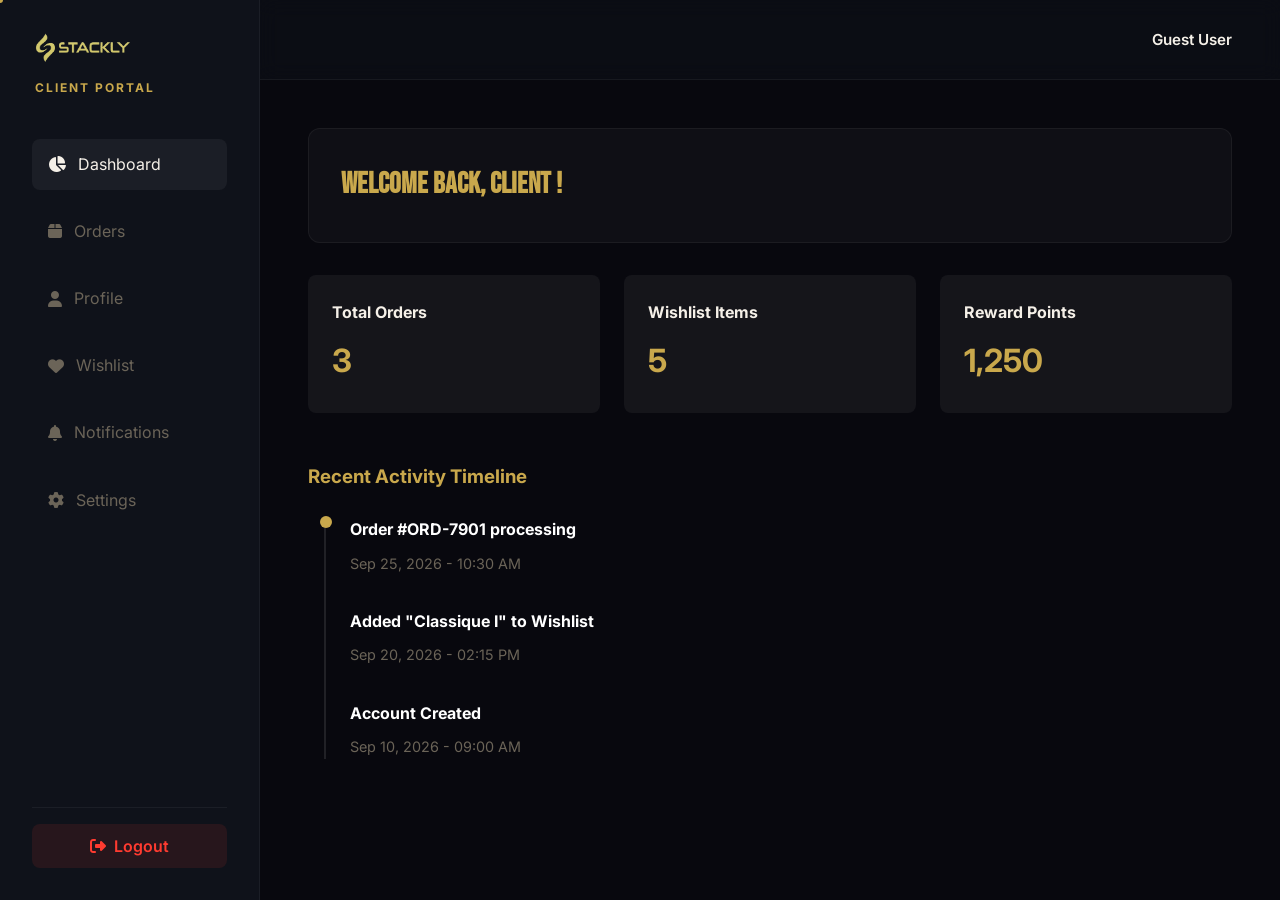
<file: client_dashboard.html>
<!DOCTYPE html>
<html lang="en">

<head>
  <meta charset="UTF-8">
  <meta name="viewport" content="width=device-width, initial-scale=1.0, viewport-fit=cover">
  <title>Client Dashboard — Stackly</title>
  <link rel="stylesheet" href="assets/css/style.css">
  <link rel="stylesheet" href="https://cdnjs.cloudflare.com/ajax/libs/font-awesome/6.6.0/css/all.min.css">
  <style>
    body {
      margin: 0;
      background-color: var(--clr-bg);
      color: var(--clr-white);
      font-family: var(--ff-sans);
    }

    .dashboard-layout {
      display: flex;
      height: 100vh;
      overflow: hidden;
    }

    .sidebar {
      width: 260px;
      overflow-y: auto;
      background-color: #0f121a;
      border-right: 1px solid rgba(255, 255, 255, 0.05);
      padding: 2rem;
      display: flex;
      flex-direction: column;
    }

    .sidebar-logo img {
      height: 50px;
      margin-bottom: 3rem;
    }

    .sidebar-nav {
      list-style: none;
      padding: 0;
      margin: 0;
      display: flex;
      flex-direction: column;
      gap: 1rem;
    }

    .sidebar-nav a {
      color: var(--clr-muted);
      text-decoration: none;
      font-size: 1rem;
      display: flex;
      align-items: center;
      gap: 0.75rem;
      padding: 0.75rem 1rem;
      border-radius: 8px;
      transition: background 0.3s, color 0.3s;
    }

    .sidebar-nav a:hover,
    .sidebar-nav a.active {
      background: rgba(255, 255, 255, 0.05);
      color: var(--clr-white);
    }

    .dashboard-main {
      flex: 1;
      display: flex;
      flex-direction: column;
      min-width: 0;
      /* Fix parent flex overflow */
    }

    .dashboard-navbar {
      height: 80px;
      border-bottom: 1px solid rgba(255, 255, 255, 0.05);
      display: flex;
      justify-content: space-between;
      align-items: center;
      padding: 0 3rem;
      background: rgba(15, 18, 26, 0.5);
      backdrop-filter: blur(10px);
    }

    .dashboard-navbar h2 {
      font-family: var(--ff-display);
      font-size: 1.5rem;
      margin: 0;
    }

    .navbar-right {
      display: flex;
      align-items: center;
      gap: 1.5rem;
    }

    .user-email {
      color: var(--clr-silver);
      font-size: 0.95rem;
      font-weight: 600;
    }

    .dashboard-content {
      padding: 3rem;
      flex: 1;
      overflow-y: auto;
      min-width: 0;
      box-sizing: border-box;
      /* Fix flex child overflow */
    }

    .welcome-card {
      background: rgba(255, 255, 255, 0.03);
      border: 1px solid rgba(255, 255, 255, 0.05);
      padding: 2rem;
      border-radius: 12px;
      transition: transform 0.3s ease, box-shadow 0.3s ease;
    }

    .welcome-card:hover {
      transform: translateY(-2px);
      box-shadow: 0 5px 15px rgba(0, 0, 0, 0.3);
    }

    .welcome-card h3 {
      margin-top: 0;
      color: var(--clr-gold);
      font-family: var(--ff-display);
      font-size: 1.8rem;
    }

    .tab-section {
      min-width: 0;
      width: 100%;
      animation: fadeIn 0.3s ease-in-out;
    }

    @keyframes fadeIn {
      from {
        opacity: 0;
        transform: translateY(10px);
      }

      to {
        opacity: 1;
        transform: translateY(0);
      }
    }


    /* Custom Scrollbar for tables */
    .table-wrapper {
      overflow-x: auto;
      width: 100%;
      -webkit-overflow-scrolling: touch;
      padding-bottom: 5px;
    }

    .table-wrapper::-webkit-scrollbar {
      height: 8px;
    }

    .table-wrapper::-webkit-scrollbar-track {
      background: rgba(255, 255, 255, 0.05);
      border-radius: 4px;
    }

    .table-wrapper::-webkit-scrollbar-thumb {
      background: var(--clr-gold);
      border-radius: 4px;
    }

    /* Responsive Styles */
    .sidebar-overlay {
      display: none;
      position: fixed;
      top: 0;
      left: 0;
      right: 0;
      bottom: 0;
      background: rgba(0, 0, 0, 0.5);
      z-index: 999;
      backdrop-filter: blur(2px);
    }

    .sidebar-overlay.active {
      display: block;
    }

    @media (max-width: 991px) {
      .sidebar-toggle {
        display: block !important;
      }

      .sidebar {
        position: fixed;
        left: -280px;
        top: 0;
        bottom: 0;
        z-index: 1000;
        transition: left 0.3s ease;
        box-shadow: 5px 0 15px rgba(0, 0, 0, 0.5);
      }

      .sidebar.open {
        left: 0;
      }

      .dashboard-navbar {
        padding: 0 1.5rem;
      }

      .dashboard-content {
        padding: 1.5rem;
      }
    }

    @media (max-width: 576px) {
      .panel-title {
        display: none;
      }

      .user-email {
        display: block;
        font-size: 0.85rem;
      }

      .dashboard-content {
        padding: 1rem;
      }
    }

    .dashboard-card {
      background: rgba(255, 255, 255, 0.05);
      padding: 1.5rem;
      border-radius: 8px;
      transition: transform 0.3s ease, box-shadow 0.3s ease, background 0.3s ease;
    }

    .dashboard-card:hover {
      transform: translateY(-5px);
      box-shadow: 0 10px 20px rgba(0, 0, 0, 0.4);
      background: rgba(255, 255, 255, 0.08);
    }

    .wishlist-card {
      text-align: center;
      background: rgba(255, 255, 255, 0.02);
      padding: 1.5rem;
      border-radius: 8px;
      border: 1px solid rgba(255, 255, 255, 0.05);
      position: relative;
      transition: transform 0.3s ease, box-shadow 0.3s ease, background 0.3s ease;
    }

    .wishlist-card:hover {
      transform: translateY(-5px);
      box-shadow: 0 10px 20px rgba(0, 0, 0, 0.4);
      background: rgba(255, 255, 255, 0.05);
    }

    .welcome-card {
      transition: transform 0.3s ease, box-shadow 0.3s ease;
    }

    .welcome-card:hover {
      transform: translateY(-3px);
      box-shadow: 0 8px 20px rgba(0, 0, 0, 0.3);
    }
  </style>
</head>

<body>
  <div class="cursor-dot" aria-hidden="true"></div>
  <div class="cursor-outline" aria-hidden="true"></div>


  <div class="dashboard-layout">
    <div class="sidebar-overlay" onclick="toggleSidebar()"></div>
    <!-- Sidebar -->
    <aside class="sidebar">
      <div style="margin-bottom: 2.5rem;">
        <a href="javascript:void(0)"
          onclick="showSection('dashboard', document.querySelector('.sidebar-nav li:first-child a'))" class="logo"
          style="display:inline-block; margin-bottom:0.5rem;">
          <img src="assets/images/logo.webp" alt="Stackly Logo" style="height: 30px;">
        </a>
        <div
          style="color: var(--clr-gold); font-size: 0.75rem; letter-spacing: 2px; text-transform: uppercase; font-weight: bold; padding-left: 0.2rem;">
          Client Portal</div>
      </div>
      <ul class="sidebar-nav">
        <li><a href="javascript:void(0)" class="active" onclick="showSection('dashboard', this)"><i
              class="fa-solid fa-chart-pie"></i> Dashboard</a></li>
        <li><a href="javascript:void(0)" class="" onclick="showSection('orders', this)"><i class="fa-solid fa-box"></i>
            Orders</a></li>
        <li><a href="javascript:void(0)" class="" onclick="showSection('profile', this)"><i
              class="fa-solid fa-user"></i> Profile</a></li>
        <li><a href="javascript:void(0)" class="" onclick="showSection('wishlist', this)"><i
              class="fa-solid fa-heart"></i> Wishlist</a></li>
        <li><a href="javascript:void(0)" class="" onclick="showSection('notifications', this)"><i
              class="fa-solid fa-bell"></i> Notifications</a></li>
        <li><a href="javascript:void(0)" class="" onclick="showSection('settings', this)"><i
              class="fa-solid fa-gear"></i> Settings</a></li>

      </ul>
      <div style="margin-top: auto; padding-top: 1rem; border-top: 1px solid rgba(255, 255, 255, 0.05);">
        <button onclick="logout()"
          style="width: 100%; background: rgba(255,59,48,0.1); color: #ff3b30; border: none; padding: 0.75rem; border-radius: 8px; cursor: pointer; display: flex; align-items: center; justify-content: center; gap: 0.5rem; font-weight: 600; font-size: 1rem; transition: background 0.3s;">
          <i class="fa-solid fa-right-from-bracket"></i> Logout
        </button>
      </div>
    </aside>

    <!-- Main Content -->
    <main class="dashboard-main">
      <!-- Navbar -->
      <nav class="dashboard-navbar">
        <div style="display: flex; align-items: center; gap: 1rem;">
          <button class="sidebar-toggle" onclick="toggleSidebar()"
            style="background: none; border: none; color: white; font-size: 1.5rem; cursor: pointer; display: none;"><i
              class="fa-solid fa-bars"></i></button>
          <h2 class="panel-title"></h2>
        </div>
        <div class="navbar-right">
          <span class="user-email" id="user-email">loading...</span>
        </div>
      </nav>

      <!-- Content -->
      <div class="dashboard-content">

        <section id="sec-dashboard" class="tab-section" style="display: block;">
          <div class="welcome-card" style="margin-bottom: 2rem;">
            <h3>Welcome back, Client !</h3>
          </div>
          <div
            style="display: grid; grid-template-columns: repeat(auto-fit, minmax(200px, 1fr)); gap: 1.5rem; margin-bottom: 2rem;">
            <div class="dashboard-card">
              <h4 style="margin:0 0 0.5rem 0; color: var(--clr-silver);">Total Orders</h4>
              <p style="font-size: 2rem; margin:0; color: var(--clr-gold); font-weight: bold;">3</p>
            </div>
            <div class="dashboard-card">
              <h4 style="margin:0 0 0.5rem 0; color: var(--clr-silver);">Wishlist Items</h4>
              <p style="font-size: 2rem; margin:0; color: var(--clr-gold); font-weight: bold;">5</p>
            </div>
            <div class="dashboard-card">
              <h4 style="margin:0 0 0.5rem 0; color: var(--clr-silver);">Reward Points</h4>
              <p style="font-size: 2rem; margin:0; color: var(--clr-gold); font-weight: bold;">1,250</p>
            </div>
          </div>

          <div style="margin-top: 3rem;">
            <h3 style="color: var(--clr-gold); margin-bottom: 1.5rem;">Recent Activity Timeline</h3>
            <div style="border-left: 2px solid rgba(255,255,255,0.1); padding-left: 1.5rem; margin-left: 1rem;">
              <div style="position: relative; margin-bottom: 2rem;">
                <div
                  style="position: absolute; left: -1.85rem; top: 0; width: 12px; height: 12px; border-radius: 50%; background: var(--clr-gold);">
                </div>
                <h4 style="margin: 0; color: #fff;">Order #ORD-7901 processing</h4>
                <p style="margin: 0.5rem 0 0 0; color: var(--clr-muted); font-size: 0.9rem;">Sep 25, 2026 - 10:30 AM</p>
              </div>
              <div style="position: relative; margin-bottom: 2rem;">
                <div
                  style="position: absolute; left: -1.85rem; top: 0; width: 12px; height: 12px; border-radius: 50%; background: var(--clr-silver);">
                </div>
                <h4 style="margin: 0; color: #fff;">Added "Classique I" to Wishlist</h4>
                <p style="margin: 0.5rem 0 0 0; color: var(--clr-muted); font-size: 0.9rem;">Sep 20, 2026 - 02:15 PM</p>
              </div>
              <div style="position: relative;">
                <div
                  style="position: absolute; left: -1.85rem; top: 0; width: 12px; height: 12px; border-radius: 50%; background: var(--clr-silver);">
                </div>
                <h4 style="margin: 0; color: #fff;">Account Created</h4>
                <p style="margin: 0.5rem 0 0 0; color: var(--clr-muted); font-size: 0.9rem;">Sep 10, 2026 - 09:00 AM</p>
              </div>
            </div>
          </div>
        </section>

        <section id="sec-orders" class="tab-section" style="display: none;">
          <div
            style="display: flex; flex-wrap: wrap; gap: 1rem; justify-content: space-between; align-items: center; margin-bottom: 1.5rem;">
            <h3 style="color: var(--clr-gold); margin-top:0;">My Orders</h3>
            <div style="display: flex; gap: 1rem;">
              <input type="text" placeholder="Search orders..."
                style="padding: 0.5rem 1rem; border-radius: 4px; border: 1px solid rgba(255,255,255,0.2); background: rgba(0,0,0,0.2); color: #fff;">
              <button
                style="background: rgba(255,255,255,0.1); color: #fff; padding: 0.5rem 1rem; border: none; border-radius: 4px; cursor: pointer;">Filter</button>
            </div>
          </div>
          <div class="table-wrapper" style="overflow-x: auto; width: 100%;">
            <table
              style="min-width: 600px; width: 100%; text-align: left; border-collapse: collapse; border: 1px solid rgba(255,255,255,0.1);">
              <tr style="border-bottom: 1px solid rgba(255,255,255,0.1);">
                <th
                  style="padding: 1rem; border: 1px solid rgba(255,255,255,0.1); background: rgba(255,255,255,0.05); color: var(--clr-silver);">
                  Order ID</th>
                <th
                  style="padding: 1rem; border: 1px solid rgba(255,255,255,0.1); background: rgba(255,255,255,0.05); color: var(--clr-silver);">
                  Product</th>
                <th
                  style="padding: 1rem; border: 1px solid rgba(255,255,255,0.1); background: rgba(255,255,255,0.05); color: var(--clr-silver);">
                  Date</th>
                <th
                  style="padding: 1rem; border: 1px solid rgba(255,255,255,0.1); background: rgba(255,255,255,0.05); color: var(--clr-silver);">
                  Status</th>
                <th
                  style="padding: 1rem; border: 1px solid rgba(255,255,255,0.1); background: rgba(255,255,255,0.05); color: var(--clr-silver);">
                  Total</th>
                <th
                  style="padding: 1rem; border: 1px solid rgba(255,255,255,0.1); background: rgba(255,255,255,0.05); color: var(--clr-silver); text-align: right;">
                  Action</th>
              </tr>
              <tr style="border-bottom: 1px solid rgba(255,255,255,0.05);">
                <td style="padding: 1rem; border: 1px solid rgba(255,255,255,0.1); font-weight: bold;">#ORD-7901</td>
                <td style="padding: 1rem; border: 1px solid rgba(255,255,255,0.1);">Classique I</td>
                <td style="padding: 1rem; border: 1px solid rgba(255,255,255,0.1);">Sep 25, 2026</td>
                <td style="padding: 1rem; border: 1px solid rgba(255,255,255,0.1);"><span
                    style="background: rgba(241,196,15,0.2); color: #f1c40f; padding: 0.2rem 0.6rem; border-radius: 4px; font-size: 0.85rem;"><i
                      class="fa-solid fa-spinner fa-spin"></i> Processing</span></td>
                <td style="padding: 1rem; border: 1px solid rgba(255,255,255,0.1);">$12,400</td>
                <td style="padding: 1rem; border: 1px solid rgba(255,255,255,0.1); text-align: right;"><button
                    style="background: transparent; color: var(--clr-gold); border: 1px solid var(--clr-gold); border-radius: 4px; padding: 0.4rem 0.8rem; cursor: pointer;">View
                    Invoice</button></td>
              </tr>
              <tr style="border-bottom: 1px solid rgba(255,255,255,0.05);">
                <td style="padding: 1rem; border: 1px solid rgba(255,255,255,0.1); font-weight: bold;">#ORD-7829</td>
                <td style="padding: 1rem; border: 1px solid rgba(255,255,255,0.1);">Tourbillon Prestige</td>
                <td style="padding: 1rem; border: 1px solid rgba(255,255,255,0.1);">Sep 12, 2026</td>
                <td style="padding: 1rem; border: 1px solid rgba(255,255,255,0.1);"><span
                    style="background: rgba(46,204,113,0.2); color: #2ecc71; padding: 0.2rem 0.6rem; border-radius: 4px; font-size: 0.85rem;"><i
                      class="fa-solid fa-check"></i> Delivered</span></td>
                <td style="padding: 1rem; border: 1px solid rgba(255,255,255,0.1);">$45,000</td>
                <td style="padding: 1rem; border: 1px solid rgba(255,255,255,0.1); text-align: right;"><button
                    style="background: transparent; color: var(--clr-gold); border: 1px solid var(--clr-gold); border-radius: 4px; padding: 0.4rem 0.8rem; cursor: pointer;">View
                    Invoice</button></td>
              </tr>
              <tr style="border-bottom: 1px solid rgba(255,255,255,0.05);">
                <td style="padding: 1rem; border: 1px solid rgba(255,255,255,0.1); font-weight: bold;">#ORD-7750</td>
                <td style="padding: 1rem; border: 1px solid rgba(255,255,255,0.1);">Aqua Profonde Diver</td>
                <td style="padding: 1rem; border: 1px solid rgba(255,255,255,0.1);">Aug 05, 2026</td>
                <td style="padding: 1rem; border: 1px solid rgba(255,255,255,0.1);"><span
                    style="background: rgba(46,204,113,0.2); color: #2ecc71; padding: 0.2rem 0.6rem; border-radius: 4px; font-size: 0.85rem;"><i
                      class="fa-solid fa-check"></i> Delivered</span></td>
                <td style="padding: 1rem; border: 1px solid rgba(255,255,255,0.1);">$15,900</td>
                <td style="padding: 1rem; border: 1px solid rgba(255,255,255,0.1); text-align: right;"><button
                    style="background: transparent; color: var(--clr-gold); border: 1px solid var(--clr-gold); border-radius: 4px; padding: 0.4rem 0.8rem; cursor: pointer;">View
                    Invoice</button></td>
              </tr>
              <tr style="border-bottom: 1px solid rgba(255,255,255,0.05);">
                <td style="padding: 1rem; border: 1px solid rgba(255,255,255,0.1); font-weight: bold;">#ORD-7402</td>
                <td style="padding: 1rem; border: 1px solid rgba(255,255,255,0.1);">Chrono Racing Edition</td>
                <td style="padding: 1rem; border: 1px solid rgba(255,255,255,0.1);">Jun 22, 2026</td>
                <td style="padding: 1rem; border: 1px solid rgba(255,255,255,0.1);"><span
                    style="background: rgba(231,76,60,0.2); color: #e74c3c; padding: 0.2rem 0.6rem; border-radius: 4px; font-size: 0.85rem;"><i
                      class="fa-solid fa-xmark"></i> Cancelled</span></td>
                <td style="padding: 1rem; border: 1px solid rgba(255,255,255,0.1);">$8,500</td>
                <td style="padding: 1rem; border: 1px solid rgba(255,255,255,0.1); text-align: right;"><button
                    style="background: transparent; color: var(--clr-silver); border: 1px solid rgba(255,255,255,0.2); border-radius: 4px; padding: 0.4rem 0.8rem; cursor: pointer;">Details</button>
                </td>
              </tr>
            </table>
          </div>

          <div
            style="display: flex; flex-wrap: wrap; gap: 1rem; justify-content: space-between; align-items: center; margin-top: 1.5rem; color: var(--clr-silver); font-size: 0.9rem;">
            <span>Showing 1 to 4 of 4 entries</span>
            <div style="display: flex; gap: 0.5rem;">
              <button
                style="background: rgba(255,255,255,0.1); border: none; padding: 0.4rem 0.8rem; border-radius: 4px; color: #fff; cursor: not-allowed; opacity: 0.5;">Previous</button>
              <button
                style="background: var(--clr-gold); border: none; padding: 0.4rem 0.8rem; border-radius: 4px; color: #000; font-weight: bold;">1</button>
              <button
                style="background: rgba(255,255,255,0.1); border: none; padding: 0.4rem 0.8rem; border-radius: 4px; color: #fff; cursor: not-allowed; opacity: 0.5;">Next</button>
            </div>
          </div>
        </section>

        <section id="sec-profile" class="tab-section" style="display: none;">
          <h3 style="color: var(--clr-gold); margin-top:0;">Profile Details</h3>

          <div style="display: flex; gap: 3rem; flex-wrap: wrap;">
            <div
              style="flex: 1; min-width: 250px; background: rgba(255,255,255,0.03); padding: 2rem; border-radius: 8px;">
              <h4
                style="margin-top:0; margin-bottom:1.5rem; border-bottom:1px solid rgba(255,255,255,0.1); padding-bottom:1rem;">
                <i class="fa-solid fa-user-pen"></i> Personal Information</h4>

              <div style="display: flex; gap: 1.5rem; margin-bottom: 1.5rem;">
                <div
                  style="width: 80px; height: 80px; border-radius: 50%; background: rgba(255,255,255,0.1); display: flex; align-items: center; justify-content: center; font-size: 2rem; color: var(--clr-gold);">
                  <i class="fa-solid fa-user"></i>
                </div>
                <div>
                  <button
                    style="background: rgba(255,255,255,0.1); color: #fff; padding: 0.5rem 1rem; border: none; border-radius: 4px; cursor: pointer; margin-bottom: 0.5rem; display: block;">Upload
                    Photo</button>
                  <span style="font-size: 0.8rem; color: var(--clr-muted);">JPG, GIF or PNG. Max size 2MB</span>
                </div>
              </div>

              <div style="display: flex; flex-wrap: wrap; gap: 1rem; margin-bottom: 1.5rem;">
                <div style="flex: 1; min-width: 150px;">
                  <label style="display:block; color:var(--clr-silver); margin-bottom:0.5rem;">First Name</label>
                  <input type="text" value="John"
                    style="width:100%; padding:0.8rem; background:rgba(0,0,0,0.2); border:1px solid rgba(255,255,255,0.1); color:#fff; border-radius:4px; transition: border 0.3s;">
                </div>
                <div style="flex: 1; min-width: 150px;">
                  <label style="display:block; color:var(--clr-silver); margin-bottom:0.5rem;">Last Name</label>
                  <input type="text" value="Doe"
                    style="width:100%; padding:0.8rem; background:rgba(0,0,0,0.2); border:1px solid rgba(255,255,255,0.1); color:#fff; border-radius:4px;">
                </div>
              </div>

              <div style="margin-bottom: 1.5rem;">
                <label style="display:block; color:var(--clr-silver); margin-bottom:0.5rem;">Email Address</label>
                <input type="email" value="johndoe@example.com"
                  style="width:100%; padding:0.8rem; background:rgba(0,0,0,0.2); border:1px solid rgba(255,255,255,0.1); color:#fff; border-radius:4px;">
              </div>

              <div style="margin-bottom: 1.5rem;">
                <label style="display:block; color:var(--clr-silver); margin-bottom:0.5rem;">Phone Number</label>
                <input type="tel" value="+41 78 123 45 67"
                  style="width:100%; padding:0.8rem; background:rgba(0,0,0,0.2); border:1px solid rgba(255,255,255,0.1); color:#fff; border-radius:4px;">
              </div>

              <button
                style="background:var(--clr-gold); color:#000; padding:0.8rem 1.5rem; border:none; border-radius:4px; font-weight:bold; cursor:pointer;"><i
                  class="fa-solid fa-floppy-disk"></i> Save Changes</button>
            </div>

            <div
              style="flex: 1; min-width: 250px; background: rgba(255,255,255,0.03); padding: 2rem; border-radius: 8px; height: fit-content;">
              <h4
                style="margin-top:0; margin-bottom:1.5rem; border-bottom:1px solid rgba(255,255,255,0.1); padding-bottom:1rem;">
                <i class="fa-solid fa-location-dot"></i> Shipping Address</h4>

              <div style="margin-bottom: 1.5rem;">
                <label style="display:block; color:var(--clr-silver); margin-bottom:0.5rem;">Street Address</label>
                <input type="text" value="123 Watchmaker Lane"
                  style="width:100%; padding:0.8rem; background:rgba(0,0,0,0.2); border:1px solid rgba(255,255,255,0.1); color:#fff; border-radius:4px;">
              </div>

              <div style="display: flex; flex-wrap: wrap; gap: 1rem; margin-bottom: 1.5rem;">
                <div style="flex: 2; min-width: 150px;">
                  <label style="display:block; color:var(--clr-silver); margin-bottom:0.5rem;">City</label>
                  <input type="text" value="Geneva"
                    style="width:100%; padding:0.8rem; background:rgba(0,0,0,0.2); border:1px solid rgba(255,255,255,0.1); color:#fff; border-radius:4px;">
                </div>
                <div style="flex: 1; min-width: 150px;">
                  <label style="display:block; color:var(--clr-silver); margin-bottom:0.5rem;">Zip / Postal</label>
                  <input type="text" value="1204"
                    style="width:100%; padding:0.8rem; background:rgba(0,0,0,0.2); border:1px solid rgba(255,255,255,0.1); color:#fff; border-radius:4px;">
                </div>
              </div>

              <div style="margin-bottom: 2rem;">
                <label style="display:block; color:var(--clr-silver); margin-bottom:0.5rem;">Country</label>
                <select
                  style="width:100%; padding:0.8rem; background:rgba(0,0,0,0.2); border:1px solid rgba(255,255,255,0.1); color:#fff; border-radius:4px; cursor: pointer;">
                  <option value="in" style="background:#0f121a;" selected>India</option>
                  <option value="ch" style="background:#0f121a;">Switzerland</option>
                  <option value="fr" style="background:#0f121a;">France</option>
                  <option value="it" style="background:#0f121a;">Italy</option>
                  <option value="uk" style="background:#0f121a;">United Kingdom</option>
                  <option value="us" style="background:#0f121a;">United States</option>
                </select>
              </div>

              <button
                style="background:rgba(255,255,255,0.1); color:#fff; padding:0.8rem 1.5rem; border:none; border-radius:4px; font-weight:bold; cursor:pointer;"><i
                  class="fa-solid fa-map-location-dot"></i> Update Address</button>
            </div>
          </div>
        </section>

        <section id="sec-wishlist" class="tab-section" style="display: none;">
          <div style="display: flex; justify-content: space-between; align-items: center; margin-bottom: 2rem;">
            <h3 style="color: var(--clr-gold); margin-top:0; margin-bottom:0;">My Wishlist (5 items)</h3>
            <button
              style="background: transparent; color: var(--clr-silver); border: 1px solid rgba(255,255,255,0.2); border-radius: 4px; padding: 0.5rem 1rem; cursor: pointer;"><i
                class="fa-solid fa-trash-can"></i> Clear Wishlist</button>
          </div>

          <div
            style="display: grid; grid-template-columns: repeat(auto-fill, minmax(220px, 1fr)); gap: 2rem; margin-top: 1.5rem;">

            <div class="wishlist-card">
              <button
                style="position: absolute; top: 10px; right: 10px; background: transparent; border: none; color: #ff3b30; font-size: 1.2rem; cursor: pointer;"><i
                  class="fa-solid fa-heart"></i></button>
              <div
                style="height: 150px; display: flex; align-items: center; justify-content: center; margin-bottom: 1rem;">
                <img src="assets/images/classique_custom.webp"
                  style="height: 100%; border-radius: 4px; object-fit: contain;">
              </div>
              <h4 style="margin: 0 0 0.5rem;">Classique I</h4>
              <p style="color: var(--clr-gold); margin: 0 0 1rem; font-weight: bold;">$12,400</p>
              <p style="color: #2ecc71; font-size: 0.8rem; margin-bottom: 1rem;"><i
                  class="fa-solid fa-circle-check"></i> In Stock</p>
              <button
                style="width: 100%; background: var(--clr-gold); color: #000; padding: 0.6rem; border: none; border-radius: 4px; cursor: pointer; font-weight: bold;"><i
                  class="fa-solid fa-cart-plus"></i> Add to Cart</button>
            </div>

            <div class="wishlist-card">
              <button
                style="position: absolute; top: 10px; right: 10px; background: transparent; border: none; color: #ff3b30; font-size: 1.2rem; cursor: pointer;"><i
                  class="fa-solid fa-heart"></i></button>
              <div
                style="height: 150px; display: flex; align-items: center; justify-content: center; margin-bottom: 1rem;">
                <img src="assets/images/aqua_custom.webp"
                  style="height: 100%; border-radius: 4px; object-fit: contain;">
              </div>
              <h4 style="margin: 0 0 0.5rem;">Aqua Diver 300</h4>
              <p style="color: var(--clr-gold); margin: 0 0 1rem; font-weight: bold;">$15,900</p>
              <p style="color: #2ecc71; font-size: 0.8rem; margin-bottom: 1rem;"><i
                  class="fa-solid fa-circle-check"></i> In Stock</p>
              <button
                style="width: 100%; background: var(--clr-gold); color: #000; padding: 0.6rem; border: none; border-radius: 4px; cursor: pointer; font-weight: bold;"><i
                  class="fa-solid fa-cart-plus"></i> Add to Cart</button>
            </div>

            <div class="wishlist-card">
              <button
                style="position: absolute; top: 10px; right: 10px; background: transparent; border: none; color: #ff3b30; font-size: 1.2rem; cursor: pointer;"><i
                  class="fa-solid fa-heart"></i></button>
              <div
                style="height: 150px; display: flex; align-items: center; justify-content: center; margin-bottom: 1rem;">
                <img src="assets/images/collection-tourbillon.webp"
                  style="height: 100%; border-radius: 4px; object-fit: contain;">
              </div>
              <h4 style="margin: 0 0 0.5rem;">Tourbillon Limited</h4>
              <p style="color: var(--clr-gold); margin: 0 0 1rem; font-weight: bold;">$85,000</p>
              <p style="color: #e74c3c; font-size: 0.8rem; margin-bottom: 1rem;"><i
                  class="fa-solid fa-circle-xmark"></i> Out of Stock</p>
              <button
                style="width: 100%; background: rgba(255,255,255,0.1); color: #fff; padding: 0.6rem; border: none; border-radius: 4px; cursor: not-allowed; font-weight: bold;"><i
                  class="fa-solid fa-bell"></i> Notify Me</button>
            </div>

            <div class="wishlist-card">
              <button
                style="position: absolute; top: 10px; right: 10px; background: transparent; border: none; color: #ff3b30; font-size: 1.2rem; cursor: pointer;"><i
                  class="fa-solid fa-heart"></i></button>
              <div
                style="height: 150px; display: flex; align-items: center; justify-content: center; margin-bottom: 1rem;">
                <img src="assets/images/collection-chronograph.webp"
                  style="height: 100%; border-radius: 4px; object-fit: contain;">
              </div>
              <h4 style="margin: 0 0 0.5rem;">Chrono Racing</h4>
              <p style="color: var(--clr-gold); margin: 0 0 1rem; font-weight: bold;">$8,500</p>
              <p style="color: #2ecc71; font-size: 0.8rem; margin-bottom: 1rem;"><i
                  class="fa-solid fa-circle-check"></i> In Stock</p>
              <button
                style="width: 100%; background: var(--clr-gold); color: #000; padding: 0.6rem; border: none; border-radius: 4px; cursor: pointer; font-weight: bold;"><i
                  class="fa-solid fa-cart-plus"></i> Add to Cart</button>
            </div>

            <div class="wishlist-card">
              <button
                style="position: absolute; top: 10px; right: 10px; background: transparent; border: none; color: #ff3b30; font-size: 1.2rem; cursor: pointer;"><i
                  class="fa-solid fa-heart"></i></button>
              <div
                style="height: 150px; display: flex; align-items: center; justify-content: center; margin-bottom: 1rem;">
                <img src="assets/images/new_watch.webp" style="height: 100%; border-radius: 4px; object-fit: contain;">
              </div>
              <h4 style="margin: 0 0 0.5rem;">Pilot GMT</h4>
              <p style="color: var(--clr-gold); margin: 0 0 1rem; font-weight: bold;">$11,200</p>
              <p style="color: #2ecc71; font-size: 0.8rem; margin-bottom: 1rem;"><i
                  class="fa-solid fa-circle-check"></i> In Stock</p>
              <button
                style="width: 100%; background: var(--clr-gold); color: #000; padding: 0.6rem; border: none; border-radius: 4px; cursor: pointer; font-weight: bold;"><i
                  class="fa-solid fa-cart-plus"></i> Add to Cart</button>
            </div>

          </div>
        </section>

        <section id="sec-notifications" class="tab-section" style="display: none;">
          <div style="display: flex; justify-content: space-between; align-items: center; margin-bottom: 2rem;">
            <h3 style="color: var(--clr-gold); margin-top:0; margin-bottom:0;">Notifications</h3>
            <span
              style="background: rgba(255,255,255,0.1); padding: 0.4rem 0.8rem; border-radius: 20px; font-size: 0.8rem;">2
              Unread</span>
          </div>

          <ul style="list-style: none; padding: 0; display: flex; flex-direction: column; gap: 1rem;">
            <li
              style="padding: 1.5rem; background: rgba(255,255,255,0.05); border-radius: 8px; border-left: 3px solid var(--clr-gold); display: flex; gap: 1.5rem; align-items: flex-start;">
              <div
                style="background: rgba(255,215,0,0.1); color: var(--clr-gold); width: 40px; height: 40px; border-radius: 50%; display: flex; align-items: center; justify-content: center; flex-shrink: 0;">
                <i class="fa-solid fa-box"></i>
              </div>
              <div style="flex: 1; min-width: 150px;">
                <div style="display: flex; justify-content: space-between; margin-bottom: 0.5rem;">
                  <h4 style="margin: 0; color: #fff;">Order Shipped</h4>
                  <span style="color: var(--clr-muted); font-size: 0.8rem;">Just now</span>
                </div>
                <p style="margin: 0; color: var(--clr-silver); font-size: 0.95rem;">Your order <b>#ORD-7901</b> has been
                  shipped and is on its way. Track your package <a href="#" style="color: var(--clr-gold);">here</a>.
                </p>
              </div>
            </li>

            <li
              style="padding: 1.5rem; background: rgba(255,255,255,0.05); border-radius: 8px; border-left: 3px solid var(--clr-gold); display: flex; gap: 1.5rem; align-items: flex-start;">
              <div
                style="background: rgba(255,215,0,0.1); color: var(--clr-gold); width: 40px; height: 40px; border-radius: 50%; display: flex; align-items: center; justify-content: center; flex-shrink: 0;">
                <i class="fa-solid fa-tag"></i>
              </div>
              <div style="flex: 1; min-width: 150px;">
                <div style="display: flex; justify-content: space-between; margin-bottom: 0.5rem;">
                  <h4 style="margin: 0; color: #fff;">Exclusive Invitation</h4>
                  <span style="color: var(--clr-muted); font-size: 0.8rem;">2 days ago</span>
                </div>
                <p style="margin: 0; color: var(--clr-silver); font-size: 0.95rem;">You are invited to the Stackly
                  private viewing event in Geneva. <a href="#" style="color: var(--clr-gold);">RSVP now</a>.</p>
              </div>
            </li>

            <li
              style="padding: 1.5rem; background: rgba(255,255,255,0.02); border-radius: 8px; display: flex; gap: 1.5rem; align-items: flex-start;">
              <div
                style="background: rgba(255,255,255,0.05); color: var(--clr-silver); width: 40px; height: 40px; border-radius: 50%; display: flex; align-items: center; justify-content: center; flex-shrink: 0;">
                <i class="fa-solid fa-shield-halved"></i>
              </div>
              <div style="flex: 1; min-width: 150px;">
                <div style="display: flex; justify-content: space-between; margin-bottom: 0.5rem;">
                  <h4 style="margin: 0; color: #fff;">Security Alert</h4>
                  <span style="color: var(--clr-muted); font-size: 0.8rem;">1 week ago</span>
                </div>
                <p style="margin: 0; color: var(--clr-silver); font-size: 0.95rem;">New login detected from a new device
                  (Mac OS). If this was you, you can ignore this message.</p>
              </div>
            </li>

            <li
              style="padding: 1.5rem; background: rgba(255,255,255,0.02); border-radius: 8px; display: flex; gap: 1.5rem; align-items: flex-start;">
              <div
                style="background: rgba(255,255,255,0.05); color: var(--clr-silver); width: 40px; height: 40px; border-radius: 50%; display: flex; align-items: center; justify-content: center; flex-shrink: 0;">
                <i class="fa-solid fa-gift"></i>
              </div>
              <div style="flex: 1; min-width: 150px;">
                <div style="display: flex; justify-content: space-between; margin-bottom: 0.5rem;">
                  <h4 style="margin: 0; color: #fff;">Welcome to Stackly</h4>
                  <span style="color: var(--clr-muted); font-size: 0.8rem;">Sep 10, 2026</span>
                </div>
                <p style="margin: 0; color: var(--clr-silver); font-size: 0.95rem;">Welcome to the maison. Enjoy a
                  complimentary leather watch roll with your first purchase.</p>
              </div>
            </li>
          </ul>
        </section>

        <section id="sec-settings" class="tab-section" style="display: none;">
          <h3 style="color: var(--clr-gold); margin-top:0; margin-bottom: 2rem;">Account Settings</h3>

          <div style="display: flex; gap: 3rem; flex-wrap: wrap;">
            <div style="flex: 1; min-width: 250px; max-width: 600px;">
              <!-- Security Settings -->
              <div style="background: rgba(255,255,255,0.03); padding: 2rem; border-radius: 8px; margin-bottom: 2rem;">
                <h4
                  style="margin-top:0; margin-bottom:1.5rem; border-bottom:1px solid rgba(255,255,255,0.1); padding-bottom:1rem;">
                  <i class="fa-solid fa-shield"></i> Security & Password</h4>

                <form class="update-password-form">
                  <div style="margin-bottom: 1.5rem;">
                    <label style="display:block; color:var(--clr-silver); margin-bottom:0.5rem;">Current Password</label>
                    <input type="password" placeholder="••••••••" required
                      style="width:100%; padding:0.8rem; background:rgba(0,0,0,0.2); border:1px solid rgba(255,255,255,0.1); color:#fff; border-radius:4px;">
                  </div>
                  <div style="display: flex; flex-wrap: wrap; gap: 1rem; margin-bottom: 1.5rem;">
                    <div style="flex: 1; min-width: 150px;">
                      <label style="display:block; color:var(--clr-silver); margin-bottom:0.5rem;">New Password</label>
                      <input type="password" placeholder="New Password" required
                        style="width:100%; padding:0.8rem; background:rgba(0,0,0,0.2); border:1px solid rgba(255,255,255,0.1); color:#fff; border-radius:4px;">
                    </div>
                    <div style="flex: 1; min-width: 150px;">
                      <label style="display:block; color:var(--clr-silver); margin-bottom:0.5rem;">Confirm Password</label>
                      <input type="password" placeholder="Confirm Password" required
                        style="width:100%; padding:0.8rem; background:rgba(0,0,0,0.2); border:1px solid rgba(255,255,255,0.1); color:#fff; border-radius:4px;">
                    </div>
                  </div>
                  <button type="submit"
                    style="background:rgba(255,255,255,0.1); color:#fff; padding:0.8rem 1.5rem; border:none; border-radius:4px; font-weight:bold; cursor:pointer; margin-bottom: 2rem;"><i
                      class="fa-solid fa-key"></i> Update Password</button>
                </form>

                <div
                  style="display: flex; justify-content: space-between; align-items: center; padding-top: 1.5rem; border-top: 1px solid rgba(255,255,255,0.05);">
                  <div>
                    <h5 style="margin: 0 0 0.25rem 0; color: #fff;">Two-Factor Authentication</h5>
                    <p style="margin: 0; color: var(--clr-muted); font-size: 0.85rem;">Add an extra layer of security to
                      your account.</p>
                  </div>
                  <button
                    style="background:var(--clr-gold); color:#000; padding:0.5rem 1rem; border:none; border-radius:20px; font-weight:bold; cursor:pointer;">Enable</button>
                </div>
              </div>
            </div>

            <div style="flex: 1; min-width: 250px; max-width: 600px;">
              <!-- Preferences Settings -->
              <div style="background: rgba(255,255,255,0.03); padding: 2rem; border-radius: 8px; margin-bottom: 2rem;">
                <h4
                  style="margin-top:0; margin-bottom:1.5rem; border-bottom:1px solid rgba(255,255,255,0.1); padding-bottom:1rem;">
                  <i class="fa-solid fa-sliders"></i> Preferences</h4>

                <div style="margin-bottom: 1.5rem; display: flex; justify-content: space-between; align-items: center;">
                  <div>
                    <h5 style="margin: 0 0 0.25rem 0; color: #fff;">Email Notifications</h5>
                    <p style="margin: 0; color: var(--clr-muted); font-size: 0.85rem;">Receive updates on orders and new
                      collections.</p>
                  </div>
                  <input type="checkbox" checked style="width:20px; height:20px; cursor: pointer;">
                </div>

                <div style="margin-bottom: 1.5rem; display: flex; justify-content: space-between; align-items: center;">
                  <div>
                    <h5 style="margin: 0 0 0.25rem 0; color: #fff;">SMS Alerts for Delivery</h5>
                    <p style="margin: 0; color: var(--clr-muted); font-size: 0.85rem;">Get real-time tracking updates
                      via SMS.</p>
                  </div>
                  <input type="checkbox" style="width:20px; height:20px; cursor: pointer;">
                </div>

                <div style="margin-bottom: 1.5rem;">
                  <label style="display:block; color:var(--clr-silver); margin-bottom:0.5rem;">Preferred
                    Currency</label>
                  <select
                    style="width:100%; padding:0.8rem; background:rgba(0,0,0,0.2); border:1px solid rgba(255,255,255,0.1); color:#fff; border-radius:4px; cursor: pointer;">
                    <option value="usd" style="background:#0f121a;">USD ($)</option>
                    <option value="eur" style="background:#0f121a;">EUR (€)</option>
                    <option value="chf" style="background:#0f121a;">CHF</option>
                    <option value="gbp" style="background:#0f121a;">GBP (£)</option>
                  </select>
                </div>
              </div>

              <!-- Danger Zone -->
              <div
                style="background: rgba(255,59,48,0.05); border: 1px solid rgba(255,59,48,0.2); padding: 2rem; border-radius: 8px;">
                <h4 style="margin-top:0; margin-bottom:1rem; color: #ff3b30;"><i
                    class="fa-solid fa-triangle-exclamation"></i> Danger Zone</h4>
                <p style="margin: 0 0 1.5rem 0; color: var(--clr-silver); font-size: 0.9rem;">Once you delete your
                  account, there is no going back. Please be certain.</p>
                <button
                  style="background: rgba(255,59,48,0.2); color: #ff3b30; padding: 0.8rem 1.5rem; border: none; border-radius: 4px; font-weight: bold; cursor: pointer;">Delete
                  Account</button>
              </div>
            </div>
          </div>
        </section>

        <section id="sec-support" class="tab-section" style="display: none;">
          <h3 style="color: var(--clr-gold); margin-top:0;">Support & Concierge</h3>
          <p style="color: var(--clr-silver); margin-bottom: 2rem;">Need help with your timepiece? Contact our dedicated
            concierge service.</p>
          <div style="display: grid; gap: 1rem; max-width: 600px;">
            <input type="text" placeholder="Subject"
              style="width:100%; padding:0.8rem; background:rgba(0,0,0,0.2); border:1px solid rgba(255,255,255,0.1); color:#fff; border-radius:4px;">
            <textarea placeholder="How can we assist you?"
              style="width:100%; padding:0.8rem; background:rgba(0,0,0,0.2); border:1px solid rgba(255,255,255,0.1); color:#fff; border-radius:4px; height:120px;"></textarea>
            <button
              style="background:var(--clr-gold); color:#000; padding:0.8rem 1.5rem; border:none; border-radius:4px; font-weight:bold; cursor:pointer;">Send
              Message</button>
          </div>
        </section>

      </div>
    </main>
  </div>

  <script>
    // Get email from local storage
    const email = localStorage.getItem('userEmail');
    if (email) {
      document.getElementById('user-email').textContent = email;
      
      const users = JSON.parse(localStorage.getItem('registeredUsers') || '{}');
      if (users[email] && users[email].firstName && users[email].lastName) {
        const welcomeH3 = document.querySelector('.welcome-card h3');
        if (welcomeH3) {
          welcomeH3.textContent = `Welcome back ${users[email].firstName} ${users[email].lastName} !`;
        }
      }
    } else {
      document.getElementById('user-email').textContent = 'Guest User';
    }

    function logout() {
      localStorage.removeItem('userEmail');
      localStorage.removeItem('userRole');
      window.location.href = 'login.html';
    }

    function showSection(sectionId, element) {
      // Hide all sections
      const sections = document.querySelectorAll('.tab-section');
      sections.forEach(sec => sec.style.display = 'none');

      // Remove active class from all links
      const links = document.querySelectorAll('.sidebar-nav a');
      links.forEach(link => link.classList.remove('active'));

      // Show selected section
      document.getElementById('sec-' + sectionId).style.display = 'block';

      // Add active class to clicked link
      element.classList.add('active');
    }

    function toggleSidebar() {
      document.querySelector('.sidebar').classList.toggle('open');
      document.querySelector('.sidebar-overlay').classList.toggle('active');
    }

    // Auto-close sidebar on mobile when a link is clicked
    document.querySelectorAll('.sidebar-nav a').forEach(link => {
      link.addEventListener('click', () => {
        if (window.innerWidth <= 991) {
          toggleSidebar();
        }
      });
    });
  </script>


  <!-- Scripts for custom cursor and animations -->
  <script src="https://cdnjs.cloudflare.com/ajax/libs/gsap/3.12.2/gsap.min.js" defer></script>
  <script src="assets/js/main.js" defer></script>
</body>

</html>
</file>
<file: assets/css/style.css>
/* =============================================
   STACKLY — Luxury Watch Store
   Main Stylesheet
   ============================================= */

/* Google Fonts */
@import url("https://fonts.googleapis.com/css2?family=Cormorant+Garamond:ital,wght@0,300;0,400;0,500;0,600;0,700;1,300;1,400&family=Inter:wght@300;400;500;600;700&family=Bebas+Neue&display=swap");

/* CSS Variables */
:root {
  --clr-bg: #08080e;
  --clr-bg-alt: #0e0e1a;
  --clr-surface: #12121f;
  --clr-surface-2: #1a1a2e;
  --clr-gold: #c9a84c;
  --clr-gold-light: #e8c96d;
  --clr-gold-dark: #8a6e2a;
  --clr-white: #f5f0e8;
  --clr-text: #c8c0b0;
  --clr-muted: #6b6458;
  --clr-border: rgba(201, 168, 76, 0.15);
  --clr-glass: rgba(18, 18, 31, 0.75);
  --clr-glass-border: rgba(201, 168, 76, 0.2);
  --ff-serif: "Cormorant Garamond", Georgia, serif;
  --ff-sans: "Inter", system-ui, sans-serif;
  --ff-display: "Bebas Neue", sans-serif;
  --nav-h: 80px;
  --nav-h-sm: 64px;
  --tr: 0.3s cubic-bezier(0.4, 0, 0.2, 1);
  --tr-slow: 0.6s cubic-bezier(0.4, 0, 0.2, 1);
  --shadow-gold: 0 0 30px rgba(201, 168, 76, 0.2), 0 0 60px rgba(201, 168, 76, 0.08);
  --shadow-card: 0 8px 32px rgba(0, 0, 0, 0.5);
}

/* Reset */
*,
*::before,
*::after {
  box-sizing: border-box;
  margin: 0;
  padding: 0;
}

html {
  /* scroll-behavior removed for lenis */
  overflow-x: clip;
}

body {
  background-color: var(--clr-bg);
  color: var(--clr-text);
  font-family: var(--ff-sans);
  font-size: 16px;
  line-height: 1.7;
  overflow-x: clip;
  -webkit-font-smoothing: antialiased;
  cursor: none;
}

/* Custom Scrollbar */
html {
  scrollbar-width: thin;
  scrollbar-color: var(--clr-surface-2) var(--clr-bg);
}

::-webkit-scrollbar {
  width: 10px;
}

::-webkit-scrollbar-track {
  background: var(--clr-bg);
}

::-webkit-scrollbar-thumb {
  background: var(--clr-surface-2);
  border-radius: 5px;
}

::-webkit-scrollbar-thumb:hover {
  background: var(--clr-gold);
}

@media (hover: none) {
  body {
    cursor: auto;
  }
}

img {
  max-width: 100%;
  height: auto;
  display: block;
}

a {
  color: inherit;
  text-decoration: none;
}

ul {
  list-style: none;
}

button {
  cursor: pointer;
  border: none;
  background: none;
  font-family: inherit;
}

input,
textarea,
select {
  font-family: inherit;
}

/* Custom Cursor */
.cursor-dot,
.cursor-outline {
  position: fixed;
  top: 0;
  left: 0;
  border-radius: 50%;
  pointer-events: none;
  z-index: 9999;
  transform: translate(-50%, -50%);
  transition: opacity 0.3s;
}

.cursor-dot {
  width: 6px;
  height: 6px;
  background: var(--clr-gold);
}

.cursor-outline {
  width: 36px;
  height: 36px;
  border: 1.5px solid rgba(201, 168, 76, 0.6);
  transition: transform 0.1s ease, width 0.2s, height 0.2s, border-color 0.2s;
}

.cursor-outline.hovering {
  width: 56px;
  height: 56px;
  border-color: var(--clr-gold);
  background: rgba(201, 168, 76, 0.05);
}

@media (hover: none),
(pointer: coarse) {

  .cursor-dot,
  .cursor-outline {
    display: none;
  }
}

/* Scrollbar - Hidden */
::-webkit-scrollbar {
  /* removed display block */
}

/* Page Loader */
#page-loader {
  position: fixed;
  inset: 0;
  background: var(--clr-bg);
  z-index: 10000;
  display: flex;
  flex-direction: column;
  align-items: center;
  justify-content: center;
  gap: 1.5rem;
  transition: opacity 0.6s, visibility 0.6s;
}

#page-loader.hidden {
  opacity: 0;
  visibility: hidden;
}

.loader-logo {
  font-family: var(--ff-display);
  font-size: clamp(2rem, 5vw, 3.5rem);
  letter-spacing: 0.25em;
  color: var(--clr-gold);
  display: flex;
  justify-content: center;
}

.loader-logo img {
  height: 80px;
  width: auto;
  display: block;
}

.loader-bar {
  width: 180px;
  height: 1px;
  background: var(--clr-surface-2);
  overflow: hidden;
}

.loader-bar::after {
  content: "";
  display: block;
  width: 0%;
  height: 100%;
  background: var(--clr-gold);
  animation: loaderFill 1.8s ease forwards;
}

@keyframes loaderFill {
  to {
    width: 100%;
  }
}

/* Navigation */
#navbar {
  position: fixed;
  top: 0;
  left: 0;
  right: 0;
  height: var(--nav-h);
  z-index: 1000;
  display: flex;
  align-items: center;
  padding: 0 clamp(1rem, 4vw, 3rem);
  background: rgba(8, 8, 14, 0.4);
  backdrop-filter: blur(16px);
  -webkit-backdrop-filter: blur(16px);
  border-bottom: 1px solid rgba(255, 255, 255, 0.08);
  box-shadow: 0 4px 30px rgba(0, 0, 0, 0.1);
  transition: background var(--tr), backdrop-filter var(--tr), box-shadow var(--tr), height var(--tr);
}

#navbar.scrolled {
  background: rgba(8, 8, 14, 0.92);
  backdrop-filter: blur(20px);
  -webkit-backdrop-filter: blur(20px);
  box-shadow: 0 1px 0 var(--clr-border);
  height: var(--nav-h-sm);
}

.nav-container {
  width: 100%;
  max-width: 1400px;
  margin: 0 auto;
  display: flex;
  align-items: center;
  justify-content: space-between;
  gap: 2rem;
}

.nav-logo {
  font-family: var(--ff-display);
  font-size: clamp(1.4rem, 3vw, 1.8rem);
  letter-spacing: 0.2em;
  color: var(--clr-gold);
  flex-shrink: 0;
  display: flex;
  align-items: center;
}

.nav-logo img {
  height: 70px;
  width: auto;
  display: block;
}

.nav-logo span {
  color: var(--clr-white);
}

.nav-links {
  display: flex;
  align-items: center;
  gap: clamp(1rem, 2.5vw, 2.5rem);
}

.nav-links a {
  font-size: 0.8rem;
  font-weight: 500;
  letter-spacing: 0.12em;
  text-transform: uppercase;
  color: var(--clr-text);
  position: relative;
  transition: color var(--tr);
}

.nav-links a::after {
  content: "";
  position: absolute;
  bottom: -4px;
  left: 0;
  width: 0;
  height: 1px;
  background: var(--clr-gold);
  transition: width var(--tr);
}

.nav-links a:hover,
.nav-links a.active {
  color: var(--clr-gold);
}

.nav-links a:hover::after,
.nav-links a.active::after {
  width: 100%;
}

.nav-actions {
  display: flex;
  align-items: center;
  gap: 1rem;
}

.nav-icon-btn {
  width: 40px;
  height: 40px;
  display: flex;
  align-items: center;
  justify-content: center;
  color: var(--clr-text);
  font-size: 1rem;
  border-radius: 50%;
  transition: color var(--tr), background var(--tr);
}

.nav-icon-btn:hover {
  color: var(--clr-gold);
  background: rgba(201, 168, 76, 0.1);
}

.cart-count {
  position: relative;
}

.cart-count::after {
  content: attr(data-count);
  position: absolute;
  top: 4px;
  right: 4px;
  width: 16px;
  height: 16px;
  background: var(--clr-gold);
  color: var(--clr-bg);
  font-size: 0.55rem;
  font-weight: 700;
  border-radius: 50%;
  display: flex;
  align-items: center;
  justify-content: center;
}

.btn-nav-cta {
  padding: 0.5rem 1.25rem;
  background: transparent;
  border: 1px solid var(--clr-gold);
  color: var(--clr-gold);
  font-size: 0.75rem;
  font-weight: 600;
  letter-spacing: 0.1em;
  text-transform: uppercase;
  border-radius: 2px;
  transition: background var(--tr), color var(--tr);
}

.btn-nav-cta:hover {
  background: var(--clr-gold);
  color: var(--clr-bg);
}

/* Hamburger */
.hamburger {
  display: none;
  flex-direction: column;
  gap: 5px;
  width: 36px;
  height: 36px;
  padding: 6px;
  align-items: flex-end;
  justify-content: center;
  border-radius: 4px;
  transition: background var(--tr);
  flex-shrink: 0;
  z-index: 1001;
}

.hamburger:hover {
  background: rgba(201, 168, 76, 0.1);
}

.hamburger .bar {
  display: block;
  width: 100%;
  height: 1.5px;
  background: var(--clr-white);
  border-radius: 2px;
  transition: transform var(--tr), opacity var(--tr), width var(--tr);
}

.hamburger .bar:nth-child(2) {
  width: 70%;
}

.hamburger.active .bar:nth-child(1) {
  transform: translateY(6.5px) rotate(45deg);
  width: 100%;
}

.hamburger.active .bar:nth-child(2) {
  opacity: 0;
}

.hamburger.active .bar:nth-child(3) {
  transform: translateY(-6.5px) rotate(-45deg);
}

/* Mobile Nav */
#mobile-nav {
  position: fixed;
  inset: 0;
  background: rgba(8, 8, 14, 0.97);
  backdrop-filter: blur(24px);
  -webkit-backdrop-filter: blur(24px);
  z-index: 999;
  display: flex;
  flex-direction: column;
  align-items: center;
  justify-content: center;
  gap: 2rem;
  transform: translateX(100%);
  transition: transform 0.4s cubic-bezier(0.77, 0, 0.175, 1);
  padding: 2rem;
}

#mobile-nav.open {
  transform: translateX(0);
}

.mobile-nav-links {
  display: flex;
  flex-direction: column;
  align-items: center;
  gap: 0.5rem;
  width: 100%;
}

.mobile-nav-links a {
  font-family: var(--ff-display);
  font-size: clamp(1.2rem, 3vw, 1.6rem);
  letter-spacing: 0.1em;
  color: var(--clr-white);
  transition: color var(--tr);
  padding: 0.25rem 0;
  display: block;
  text-align: center;
}

.mobile-nav-links a:hover,
.mobile-nav-links a.active {
  color: var(--clr-gold);
}

.mobile-nav-footer {
  display: flex;
  gap: 1.5rem;
  margin-top: 1rem;
}

.mobile-nav-footer a {
  font-size: 0.8rem;
  letter-spacing: 0.12em;
  text-transform: uppercase;
  color: var(--clr-muted);
  transition: color var(--tr);
}

.mobile-nav-footer a:hover {
  color: var(--clr-gold);
}

/* Hero */
#hero {
  position: relative;
  min-height: 100vh;
  display: flex;
  align-items: center;
  overflow: hidden;
}

.hero-bg {
  position: absolute;
  inset: 0;
  background: var(--clr-bg);
  will-change: transform;
}

.hero-video {
  width: 100%;
  height: 100%;
  object-fit: cover;
  opacity: 0.5;
  /* Premium dark aesthetic */
  pointer-events: none;
  transform: scale(1.35);
  /* Increased zoom to fully crop out the watermark */
}

.hero-bg::after {
  content: "";
  position: absolute;
  inset: 0;
  background: linear-gradient(105deg, rgba(8, 8, 14, 0.88) 0%, rgba(8, 8, 14, 0.55) 55%, rgba(8, 8, 14, 0.2) 100%);
}

.hero-content {
  position: relative;
  z-index: 2;
  max-width: 1400px;
  margin: 0 auto;
  padding: clamp(3rem, 8vh, 6rem) clamp(1rem, 4vw, 3rem);
  width: 100%;
  padding-top: calc(var(--nav-h) + clamp(3rem, 8vh, 6rem));
}

.hero-eyebrow {
  display: flex;
  align-items: center;
  gap: 1rem;
  margin-bottom: 1.5rem;
}

.hero-eyebrow::before {
  content: "";
  display: block;
  width: 40px;
  height: 1px;
  background: var(--clr-gold);
}

.hero-eyebrow span {
  font-size: 0.75rem;
  letter-spacing: 0.3em;
  text-transform: uppercase;
  color: var(--clr-gold);
  font-weight: 500;
}

.hero-title {
  font-family: var(--ff-serif);
  font-size: clamp(2.8rem, 7vw, 7rem);
  font-weight: 300;
  line-height: 1.05;
  color: var(--clr-white);
  margin-bottom: 1.5rem;
}

.hero-title em,
.page-hero-title em,
.auth-title em {
  font-style: italic;
  color: var(--clr-gold);
}

.hero-subtitle {
  font-size: clamp(0.9rem, 1.5vw, 1.05rem);
  color: var(--clr-text);
  max-width: 480px;
  margin-bottom: 3rem;
  line-height: 1.8;
}

.hero-actions {
  display: flex;
  flex-wrap: wrap;
  gap: 1rem;
  align-items: center;
}

.hero-stats {
  display: flex;
  flex-wrap: wrap;
  gap: clamp(1.5rem, 4vw, 3rem);
  margin-top: clamp(3rem, 6vh, 5rem);
}

.hero-stat-num {
  font-family: var(--ff-display);
  font-size: clamp(2rem, 4vw, 3rem);
  color: var(--clr-gold);
  line-height: 1;
  display: block;
}

.hero-stat-label {
  font-size: 0.72rem;
  letter-spacing: 0.15em;
  text-transform: uppercase;
  color: var(--clr-muted);
}

#watch-canvas-container {
  position: absolute;
  right: 0;
  top: 0;
  bottom: 0;
  width: 50%;
  pointer-events: none;
}

#watch-canvas {
  display: block;
  width: 100% !important;
  height: 100% !important;
}

/* Buttons */
.btn-primary {
  display: inline-flex;
  align-items: center;
  gap: 0.6rem;
  padding: 0.9rem 2rem;
  background: var(--clr-gold);
  color: var(--clr-bg);
  font-size: 0.78rem;
  font-weight: 600;
  letter-spacing: 0.15em;
  text-transform: uppercase;
  border-radius: 2px;
  transition: background var(--tr), transform var(--tr), box-shadow var(--tr);
  min-height: 48px;
  white-space: nowrap;
}

.btn-primary:hover {
  background: var(--clr-gold-light);
  box-shadow: var(--shadow-gold);
  transform: translateY(-1px);
}

.btn-ghost {
  display: inline-flex;
  align-items: center;
  gap: 0.6rem;
  padding: 0.9rem 2rem;
  background: transparent;
  color: var(--clr-white);
  font-size: 0.78rem;
  font-weight: 600;
  letter-spacing: 0.15em;
  text-transform: uppercase;
  border: 1px solid rgba(245, 240, 232, 0.3);
  border-radius: 2px;
  transition: border-color var(--tr), color var(--tr), transform var(--tr);
  min-height: 48px;
  white-space: nowrap;
}

.btn-ghost:hover {
  border-color: var(--clr-gold);
  color: var(--clr-gold);
  transform: translateY(-1px);
}

.btn-text {
  display: inline-flex;
  align-items: center;
  gap: 0.4rem;
  color: var(--clr-gold);
  font-size: 0.78rem;
  font-weight: 600;
  letter-spacing: 0.12em;
  text-transform: uppercase;
  transition: gap var(--tr);
  min-height: 44px;
  padding: 0.5rem 0;
}

.btn-text:hover {
  gap: 0.7rem;
}

/* Sections */
.section {
  padding: clamp(4rem, 8vw, 8rem) clamp(1rem, 4vw, 3rem);
  max-width: 1400px;
  margin: 0 auto;
}

.section-full {
  padding: clamp(4rem, 8vw, 8rem) clamp(1rem, 4vw, 3rem);
}

.section-header {
  margin-bottom: clamp(2.5rem, 5vw, 4rem);
}

.section-header.centered {
  text-align: center;
}

.section-eyebrow {
  display: inline-flex;
  align-items: center;
  gap: 0.75rem;
  font-size: 0.72rem;
  letter-spacing: 0.3em;
  text-transform: uppercase;
  color: var(--clr-gold);
  font-weight: 500;
  margin-bottom: 1rem;
}

.section-eyebrow::before {
  content: "";
  display: block;
  width: 24px;
  height: 1px;
  background: var(--clr-gold);
}

.section-title {
  font-family: var(--ff-serif);
  font-size: clamp(2rem, 4vw, 3.5rem);
  font-weight: 300;
  line-height: 1.15;
  color: var(--clr-white);
}

.section-title em {
  font-style: italic;
  color: var(--clr-gold);
}

.section-desc {
  font-size: clamp(0.9rem, 1.2vw, 1rem);
  color: var(--clr-text);
  max-width: 540px;
  margin-top: 1rem;
  line-height: 1.8;
}

.section-desc.centered {
  margin-left: auto;
  margin-right: auto;
}

.gold-divider {
  width: 60px;
  height: 2px;
  background: linear-gradient(90deg, var(--clr-gold), transparent);
  margin: 1.5rem 0;
}

.centered .gold-divider {
  margin-left: auto;
  margin-right: auto;
  background: linear-gradient(90deg, transparent, var(--clr-gold), transparent);
}

/* Collections Grid */
.collections-grid {
  display: grid;
  grid-template-columns: repeat(4, 1fr);
  gap: 1.5px;
}

.collection-card {
  position: relative;
  aspect-ratio: 3/4;
  overflow: hidden;
  background: var(--clr-surface);
}

.collection-card img {
  width: 100%;
  height: 100%;
  object-fit: cover;
  object-position: center;
  transition: transform 0.8s cubic-bezier(0.4, 0, 0.2, 1);
}

.collection-card:hover img {
  transform: scale(1.06);
}

.collection-card-overlay {
  position: absolute;
  inset: 0;
  background: linear-gradient(to top, rgba(8, 8, 14, 0.95) 0%, rgba(8, 8, 14, 0.3) 50%, transparent 100%);
  display: flex;
  flex-direction: column;
  justify-content: flex-end;
  padding: 2rem 1.5rem;
}

.collection-card-tag {
  font-size: 0.65rem;
  letter-spacing: 0.25em;
  text-transform: uppercase;
  color: var(--clr-gold);
  margin-bottom: 0.4rem;
}

.collection-card-name {
  font-family: var(--ff-serif);
  font-size: clamp(1.3rem, 2.5vw, 1.8rem);
  font-weight: 400;
  color: var(--clr-white);
  margin-bottom: 0.75rem;
}

.collection-card-link {
  font-size: 0.7rem;
  letter-spacing: 0.15em;
  text-transform: uppercase;
  color: var(--clr-gold);
  opacity: 0;
  transform: translateY(8px);
  transition: opacity var(--tr), transform var(--tr);
}

.collection-card:hover .collection-card-link {
  opacity: 1;
  transform: translateY(0);
}

/* Products Grid */
.products-grid {
  display: grid;
  grid-template-columns: repeat(4, 1fr);
  gap: 1.5rem;
}

.product-card {
  background: var(--clr-surface);
  border: 1px solid var(--clr-border);
  border-radius: 4px;
  overflow: hidden;
  transition: transform var(--tr), box-shadow var(--tr), border-color var(--tr);
}

.product-card:hover {
  transform: translateY(-4px);
  box-shadow: var(--shadow-card);
  border-color: rgba(201, 168, 76, 0.35);
}

.product-card-image {
  position: relative;
  aspect-ratio: 3/4;
  overflow: hidden;
  background: var(--clr-surface-2);
}

.product-card-image img {
  width: 100%;
  height: 100%;
  object-fit: cover;
  transition: transform 0.6s ease;
}

.product-card:hover .product-card-image img {
  transform: scale(1.05);
}

.product-badge {
  position: absolute;
  top: 1rem;
  left: 1rem;
  padding: 0.25rem 0.6rem;
  font-size: 0.65rem;
  font-weight: 600;
  letter-spacing: 0.1em;
  text-transform: uppercase;
  background: var(--clr-gold);
  color: var(--clr-bg);
  border-radius: 2px;
}

.product-card-body {
  padding: 1.25rem;
}

.product-category {
  font-size: 0.65rem;
  letter-spacing: 0.2em;
  text-transform: uppercase;
  color: var(--clr-gold);
  margin-bottom: 0.4rem;
}

.product-name {
  font-family: var(--ff-serif);
  font-size: clamp(1rem, 1.5vw, 1.2rem);
  font-weight: 400;
  color: var(--clr-white);
  margin-bottom: 0.5rem;
  line-height: 1.3;
}

.product-price {
  font-size: 1rem;
  font-weight: 600;
  color: var(--clr-gold);
  margin-bottom: 1rem;
}

.product-price del {
  font-size: 0.8rem;
  font-weight: 400;
  color: var(--clr-muted);
  margin-right: 0.4rem;
}

.btn-add-to-cart {
  width: 100%;
  padding: 0.75rem;
  background: transparent;
  border: 1px solid var(--clr-border);
  color: var(--clr-text);
  font-size: 0.72rem;
  font-weight: 600;
  letter-spacing: 0.12em;
  text-transform: uppercase;
  border-radius: 2px;
  transition: background var(--tr), color var(--tr), border-color var(--tr);
  min-height: 44px;
}

.btn-add-to-cart:hover {
  background: var(--clr-gold);
  color: var(--clr-bg);
  border-color: var(--clr-gold);
}

/* Banner */
.craft-banner {
  position: relative;
  overflow: hidden;
  min-height: clamp(400px, 50vw, 600px);
  display: flex;
  align-items: center;
}

.craft-banner-bg {
  position: absolute;
  inset: 0;
}

.craft-banner-bg img {
  width: 100%;
  height: 100%;
  object-fit: cover;
  object-position: center;
}

.craft-banner-bg::after {
  content: "";
  position: absolute;
  inset: 0;
  background: linear-gradient(90deg, rgba(8, 8, 14, 0.9) 40%, rgba(8, 8, 14, 0.3) 100%);
}

.craft-banner-content {
  position: relative;
  z-index: 2;
  padding: clamp(3rem, 6vw, 5rem) clamp(1rem, 4vw, 3rem);
  max-width: 600px;
}

/* Blog Grid */
.blog-grid {
  display: grid;
  grid-template-columns: repeat(3, 1fr);
  gap: 2rem;
}

.blog-card {
  background: var(--clr-surface);
  border: 1px solid var(--clr-border);
  border-radius: 4px;
  overflow: hidden;
  transition: transform var(--tr), border-color var(--tr);
}

.blog-card:hover {
  transform: translateY(-4px);
  border-color: rgba(201, 168, 76, 0.3);
}

.blog-card-image {
  aspect-ratio: 3/2;
  overflow: hidden;
}

.blog-card-image img {
  width: 100%;
  height: 100%;
  object-fit: cover;
  transition: transform 0.6s ease;
}

.blog-card:hover .blog-card-image img {
  transform: scale(1.04);
}

.blog-card-body {
  padding: 1.5rem;
}

.blog-card-tag {
  font-size: 0.65rem;
  letter-spacing: 0.2em;
  text-transform: uppercase;
  color: var(--clr-gold);
  margin-bottom: 0.5rem;
}

.blog-card-title {
  font-family: var(--ff-serif);
  font-size: 1.2rem;
  font-weight: 400;
  color: var(--clr-white);
  margin-bottom: 0.75rem;
  line-height: 1.4;
}

.blog-card-excerpt {
  font-size: 0.88rem;
  color: var(--clr-text);
  line-height: 1.7;
  margin-bottom: 1rem;
}

.blog-card-meta {
  display: flex;
  align-items: center;
  gap: 0.5rem;
  font-size: 0.72rem;
  color: var(--clr-muted);
}

/* Testimonials */
.testimonials-grid {
  display: grid;
  grid-template-columns: repeat(3, 1fr);
  gap: 1.5rem;
}

.testimonial-card {
  background: var(--clr-surface);
  border: 1px solid var(--clr-border);
  border-radius: 4px;
  padding: 2rem;
  transition: border-color var(--tr);
}

.testimonial-card:hover {
  border-color: rgba(201, 168, 76, 0.4);
}

.testimonial-stars {
  display: flex;
  gap: 2px;
  margin-bottom: 1rem;
  color: var(--clr-gold);
  font-size: 0.85rem;
}

.testimonial-text {
  font-family: var(--ff-serif);
  font-size: 1.05rem;
  font-weight: 300;
  font-style: italic;
  color: var(--clr-white);
  line-height: 1.7;
  margin-bottom: 1.5rem;
}

.testimonial-author {
  display: flex;
  align-items: center;
  gap: 0.75rem;
}

.testimonial-avatar {
  width: 40px;
  height: 40px;
  border-radius: 50%;
  background: var(--clr-surface-2);
  border: 1px solid var(--clr-border);
  display: flex;
  align-items: center;
  justify-content: center;
  font-size: 0.75rem;
  font-weight: 600;
  color: var(--clr-gold);
  flex-shrink: 0;
}

.testimonial-name {
  font-size: 0.85rem;
  font-weight: 600;
  color: var(--clr-white);
}

.testimonial-location {
  font-size: 0.72rem;
  color: var(--clr-muted);
  letter-spacing: 0.08em;
}

/* Services */
.services-grid {
  display: grid;
  grid-template-columns: repeat(3, 1fr);
  gap: 1.5rem;
}

.service-card {
  padding: 2.5rem 2rem;
  background: var(--clr-surface);
  border: 1px solid var(--clr-border);
  border-radius: 4px;
  transition: border-color var(--tr), transform var(--tr);
}

.service-card:hover {
  border-color: rgba(201, 168, 76, 0.4);
  transform: translateY(-3px);
}

.service-icon {
  width: 56px;
  height: 56px;
  border-radius: 50%;
  background: rgba(201, 168, 76, 0.1);
  border: 1px solid var(--clr-border);
  display: flex;
  align-items: center;
  justify-content: center;
  margin-bottom: 1.5rem;
  font-size: 1.4rem;
  color: var(--clr-gold);
  transition: background var(--tr);
}

.service-card:hover .service-icon {
  background: rgba(201, 168, 76, 0.2);
}

.service-name {
  font-family: var(--ff-serif);
  font-size: 1.3rem;
  font-weight: 400;
  color: var(--clr-white);
  margin-bottom: 0.75rem;
}

.service-desc {
  font-size: 0.88rem;
  color: var(--clr-text);
  line-height: 1.7;
}

/* Page Hero */
.page-hero {
  position: relative;
  min-height: clamp(280px, 40vw, 480px);
  display: flex;
  align-items: flex-end;
  padding-bottom: clamp(2rem, 4vw, 4rem);
  overflow: hidden;
}

.page-hero-bg {
  position: absolute;
  inset: 0;
}

.page-hero-bg img {
  width: 100%;
  height: 100%;
  object-fit: cover;
  object-position: center 30%;
}

.page-hero-bg::after {
  content: "";
  position: absolute;
  inset: 0;
  background: linear-gradient(to top, rgba(8, 8, 14, 0.95) 0%, rgba(8, 8, 14, 0.5) 60%, rgba(8, 8, 14, 0.3) 100%);
}

.page-hero-content {
  position: relative;
  z-index: 2;
  max-width: 1400px;
  margin: 0 auto;
  width: 100%;
  padding: 0 clamp(1rem, 4vw, 3rem);
}

.page-hero-title {
  font-family: var(--ff-serif);
  font-size: clamp(2.5rem, 6vw, 5rem);
  font-weight: 300;
  color: var(--clr-white);
  line-height: 1.1;
}

.page-hero-breadcrumb {
  display: flex;
  align-items: center;
  gap: 0.5rem;
  font-size: 0.75rem;
  letter-spacing: 0.1em;
  text-transform: uppercase;
  color: var(--clr-muted);
  margin-bottom: 1rem;
}

.page-hero-breadcrumb a {
  color: var(--clr-gold);
}

/* Forms */
.form-group {
  display: flex;
  flex-direction: column;
  gap: 0.4rem;
  margin-bottom: 1.25rem;
}

.form-label {
  font-size: 0.72rem;
  font-weight: 600;
  letter-spacing: 0.12em;
  text-transform: uppercase;
  color: var(--clr-muted);
}

.form-control {
  padding: 0.85rem 1rem;
  background: var(--clr-surface);
  border: 1px solid var(--clr-border);
  border-radius: 2px;
  color: var(--clr-white);
  font-size: 0.95rem;
  transition: border-color var(--tr), box-shadow var(--tr);
  min-height: 48px;
  width: 100%;
}

.form-control::placeholder {
  color: var(--clr-muted);
}

.form-control:focus {
  outline: none;
  border-color: var(--clr-gold);
  box-shadow: 0 0 0 3px rgba(201, 168, 76, 0.1);
}

textarea.form-control {
  resize: vertical;
  min-height: 130px;
}

.form-row {
  display: grid;
  grid-template-columns: 1fr 1fr;
  gap: 1rem;
}

/* Auth */
.auth-wrapper {
  min-height: 100vh;
  display: flex;
  background: var(--clr-bg);
}

.auth-image-side {
  display: none;
}

.auth-form-side {
  display: flex;
  align-items: center;
  justify-content: center;
  width: 100%;
  padding: clamp(1.5rem, 4vw, 3rem);
}

@media (min-width: 992px) {
  .auth-wrapper {
    display: grid;
    grid-template-columns: 1fr 1fr;
  }

  .auth-image-side {
    display: block;
    background-image: url('../images/watch-movement-detail.webp');
    background-size: cover;
    background-position: center;
    position: relative;
    box-shadow: 10px 0 30px rgba(0, 0, 0, 0.5);
    z-index: 1;
  }

  .auth-image-side::after {
    content: '';
    position: absolute;
    inset: 0;
    background: linear-gradient(to right, rgba(8, 8, 14, 0.2), rgba(8, 8, 14, 0.8));
  }
}

.auth-card {
  width: 100%;
  max-width: 480px;
  background: var(--clr-surface);
  border: 1px solid var(--clr-border);
  border-radius: 8px;
  padding: clamp(2rem, 5vw, 3.5rem);
}

.auth-logo {
  font-family: var(--ff-display);
  font-size: 1.8rem;
  letter-spacing: 0.2em;
  color: var(--clr-gold);
  margin-bottom: 2rem;
  display: flex;
  justify-content: center;
}

.auth-logo img {
  height: 70px;
  width: auto;
  display: block;
}

.auth-title {
  font-family: var(--ff-serif);
  font-size: clamp(1.6rem, 3vw, 2rem);
  font-weight: 300;
  color: var(--clr-white);
  text-align: center;
  margin-bottom: 0.5rem;
}

.auth-subtitle {
  font-size: 0.88rem;
  color: var(--clr-muted);
  text-align: center;
  margin-bottom: 2rem;
}

.auth-divider {
  display: flex;
  align-items: center;
  gap: 1rem;
  margin: 1.5rem 0;
}

.auth-divider::before,
.auth-divider::after {
  content: "";
  flex: 1;
  height: 1px;
  background: var(--clr-border);
}

.auth-divider span {
  font-size: 0.72rem;
  color: var(--clr-muted);
  text-transform: uppercase;
  letter-spacing: 0.1em;
}

.auth-footer-text {
  text-align: center;
  font-size: 0.85rem;
  color: var(--clr-muted);
  margin-top: 1.5rem;
}

.auth-footer-text a {
  color: var(--clr-gold);
}

/* Contact */
.contact-grid {
  display: grid;
  grid-template-columns: 1fr 1.4fr;
  gap: clamp(2rem, 5vw, 5rem);
  align-items: start;
}

.contact-info-item {
  display: flex;
  gap: 1rem;
  align-items: flex-start;
  padding: 1.5rem 0;
  border-bottom: 1px solid var(--clr-border);
}

.contact-icon {
  width: 44px;
  height: 44px;
  border-radius: 50%;
  background: rgba(201, 168, 76, 0.1);
  border: 1px solid var(--clr-border);
  display: flex;
  align-items: center;
  justify-content: center;
  color: var(--clr-gold);
  flex-shrink: 0;
  font-size: 1.1rem;
}

.contact-info-title {
  font-size: 0.72rem;
  letter-spacing: 0.15em;
  text-transform: uppercase;
  color: var(--clr-muted);
  margin-bottom: 0.3rem;
}

.contact-info-value {
  font-size: 0.95rem;
  color: var(--clr-white);
  line-height: 1.6;
}

/* 404 */
.not-found-wrapper {
  min-height: 100vh;
  display: flex;
  flex-direction: column;
  align-items: center;
  justify-content: center;
  text-align: center;
  padding: clamp(2rem, 5vw, 4rem) clamp(1rem, 4vw, 3rem);
  padding-top: calc(var(--nav-h) + 2rem);
}

.not-found-num {
  font-family: var(--ff-display);
  font-size: clamp(6rem, 20vw, 16rem);
  line-height: 1;
  background: linear-gradient(135deg, var(--clr-gold), var(--clr-gold-dark));
  -webkit-background-clip: text;
  -webkit-text-fill-color: transparent;
  background-clip: text;
  margin-bottom: 1rem;
}

.not-found-title {
  font-family: var(--ff-serif);
  font-size: clamp(1.5rem, 3vw, 2.5rem);
  font-weight: 300;
  color: var(--clr-white);
  margin-bottom: 1rem;
}

.not-found-text {
  font-size: 1rem;
  color: var(--clr-text);
  max-width: 400px;
  margin: 0 auto 2.5rem;
}

/* Newsletter */
.newsletter-banner {
  background: #111219;
  padding: clamp(4rem, 8vw, 6rem) clamp(1rem, 4vw, 3rem);
  text-align: center;
}

.newsletter-form {
  display: flex;
  flex-wrap: wrap;
  gap: 0.75rem;
  justify-content: center;
  max-width: 500px;
  margin: 2.5rem auto 0;
}

.newsletter-form input {
  flex: 1;
  min-width: 220px;
  padding: 0.85rem 1.2rem;
  background: #06070a;
  border: 1px solid rgba(255, 255, 255, 0.05);
  border-radius: 2px;
  color: var(--clr-white);
  font-size: 0.9rem;
  min-height: 52px;
}

.newsletter-form input::placeholder {
  color: var(--clr-muted);
}

.newsletter-form input:focus {
  outline: none;
  border-color: rgba(201, 168, 76, 0.5);
}

.newsletter-form button {
  background: #d0aa53;
  color: #111;
  border: none;
  border-radius: 2px;
  padding: 0 2rem;
  font-weight: 700;
  letter-spacing: 1.5px;
  text-transform: uppercase;
  font-size: 0.85rem;
  cursor: pointer;
  min-height: 52px;
  transition: opacity 0.3s;
}

.newsletter-form button:hover {
  opacity: 0.85;
}

/* Footer */
footer {
  background: var(--clr-bg-alt);
  border-top: 1px solid var(--clr-border);
  padding: clamp(3rem, 6vw, 5rem) clamp(1rem, 4vw, 3rem) clamp(1.5rem, 3vw, 2rem);
}

.footer-grid {
  max-width: 1400px;
  margin: 0 auto;
  display: grid;
  grid-template-columns: 1.5fr 1fr 1fr 1fr 2fr;
  gap: clamp(2rem, 4vw, 4rem);
}

.footer-brand-desc {
  font-size: 1rem;
  color: var(--clr-white);
  line-height: 1.8;
  margin-top: 1rem;
  max-width: 320px;
}

.footer-col-title {
  font-size: 0.7rem;
  font-weight: 700;
  letter-spacing: 0.2em;
  text-transform: uppercase;
  color: var(--clr-white);
  margin-bottom: 1.25rem;
}

.footer-links {
  display: flex;
  flex-direction: column;
  gap: 0.6rem;
}

.footer-links a {
  font-size: 1rem;
  color: var(--clr-white);
  transition: color var(--tr);
}

.footer-links a:hover {
  color: var(--clr-gold);
}

.footer-bottom {
  max-width: 1400px;
  margin: 2.5rem auto 0;
  padding-top: 1.5rem;
  border-top: 1px solid var(--clr-border);
  display: flex;
  flex-wrap: wrap;
  justify-content: center;
  align-items: center;
  text-align: center;
  gap: 1rem;
  font-size: 0.9rem;
  color: var(--clr-white);
}

.footer-social {
  display: flex;
  gap: 0.75rem;
}

.footer-social a {
  width: 36px;
  height: 36px;
  border-radius: 50%;
  border: 1px solid var(--clr-border);
  display: flex;
  align-items: center;
  justify-content: center;
  color: var(--clr-white);
  font-size: 1rem;
  transition: color var(--tr), border-color var(--tr), background var(--tr);
}

.footer-social a:hover {
  color: var(--clr-gold);
  border-color: var(--clr-gold);
  background: rgba(201, 168, 76, 0.08);
}

/* Marquee */
.marquee-strip {
  overflow: hidden;
  border-top: 1px solid var(--clr-border);
  border-bottom: 1px solid var(--clr-border);
  background: var(--clr-surface);
  padding: 1rem 0;
}

.marquee-inner {
  display: flex;
  white-space: nowrap;
  animation: marqueeScroll 30s linear infinite;
}

.marquee-item {
  display: inline-flex;
  align-items: center;
  gap: 1.5rem;
  padding: 0 2rem;
  font-family: var(--ff-display);
  font-size: 0.9rem;
  letter-spacing: 0.2em;
  color: var(--clr-muted);
}

.marquee-item::after {
  content: "✦";
  color: var(--clr-gold);
  font-size: 0.6rem;
}

@keyframes marqueeScroll {
  from {
    transform: translateX(0);
  }

  to {
    transform: translateX(-50%);
  }
}

/* About values */
.about-values-grid {
  display: grid;
  grid-template-columns: repeat(3, 1fr);
  gap: 1.5rem;
}

.value-card {
  padding: 2rem;
  background: var(--clr-surface);
  border: 1px solid var(--clr-border);
  border-radius: 4px;
  text-align: center;
  transition: border-color var(--tr), transform var(--tr);
}

.value-card:hover {
  border-color: rgba(201, 168, 76, 0.4);
  transform: translateY(-3px);
}

.value-num {
  font-family: var(--ff-display);
  font-size: 3rem;
  color: var(--clr-gold);
  opacity: 0.3;
  line-height: 1;
  margin-bottom: 0.5rem;
}

.value-title {
  font-family: var(--ff-serif);
  font-size: 1.2rem;
  color: var(--clr-white);
  margin-bottom: 0.5rem;
}

.value-text {
  font-size: 0.88rem;
  color: var(--clr-text);
  line-height: 1.7;
}

/* Filter */
.filter-bar {
  display: flex;
  flex-wrap: wrap;
  gap: 0.5rem;
  margin-bottom: 2rem;
  padding-bottom: 1.5rem;
  border-bottom: 1px solid var(--clr-border);
}

.filter-btn {
  padding: 0.5rem 1.2rem;
  background: transparent;
  border: 1px solid var(--clr-border);
  color: var(--clr-text);
  font-size: 0.72rem;
  font-weight: 500;
  letter-spacing: 0.1em;
  text-transform: uppercase;
  border-radius: 2px;
  transition: background var(--tr), color var(--tr), border-color var(--tr);
  min-height: 40px;
}

.filter-btn.active,
.filter-btn:hover {
  background: var(--clr-gold);
  color: var(--clr-bg);
  border-color: var(--clr-gold);
}

/* Toast */
#toast {
  position: fixed;
  bottom: 2rem;
  right: 2rem;
  background: var(--clr-surface);
  border: 1px solid var(--clr-border);
  border-left: 3px solid var(--clr-gold);
  color: var(--clr-white);
  padding: 1rem 1.5rem;
  border-radius: 4px;
  font-size: 0.88rem;
  z-index: 2000;
  transform: translateX(120%);
  opacity: 0;
  visibility: hidden;
  pointer-events: none;
  transition: transform 0.4s cubic-bezier(0.4, 0, 0.2, 1), opacity 0.4s, visibility 0.4s;
  max-width: calc(100vw - 3rem);
}

#toast.show {
  transform: translateX(0);
  opacity: 1;
  visibility: visible;
  pointer-events: auto;
}

/* Animations */
@keyframes fadeUp {
  from {
    opacity: 0;
    transform: translateY(30px);
  }

  to {
    opacity: 1;
    transform: translateY(0);
  }
}

@keyframes fadeIn {
  from {
    opacity: 0;
  }

  to {
    opacity: 1;
  }
}

.anim-fade-up {
  animation: fadeUp 0.7s ease both;
}

.anim-fade-in {
  animation: fadeIn 0.5s ease both;
}

/* Utilities */
.sr-only {
  position: absolute;
  width: 1px;
  height: 1px;
  padding: 0;
  margin: -1px;
  overflow: hidden;
  clip: rect(0, 0, 0, 0);
  white-space: nowrap;
  border: 0;
}

.text-gold {
  color: var(--clr-gold);
}

.text-white {
  color: var(--clr-white);
}

.text-muted {
  color: var(--clr-muted);
}

.mt-2 {
  margin-top: 1rem;
}

.mt-3 {
  margin-top: 1.5rem;
}

.mt-4 {
  margin-top: 2rem;
}

.mb-2 {
  margin-bottom: 1rem;
}

.mb-3 {
  margin-bottom: 1.5rem;
}

.mb-4 {
  margin-bottom: 2rem;
}

.w-full {
  width: 100%;
}

/* Featured Split */
.featured-split {
  display: grid;
  grid-template-columns: 1fr 1fr;
  gap: clamp(2rem, 5vw, 5rem);
  align-items: center;
  padding: clamp(4rem, 8vw, 8rem) clamp(1rem, 4vw, 3rem);
  max-width: 1400px;
  margin: 0 auto;
}

.featured-split.reverse {
  direction: rtl;
}

.featured-split.reverse>* {
  direction: ltr;
}

.featured-image-wrap img {
  width: 100%;
  aspect-ratio: 4/5;
  object-fit: cover;
  border-radius: 2px;
}

/* ========================
   RESPONSIVE BREAKPOINTS
   ======================== */

/* Tablet: 576–1199px */
@media (max-width: 1199px) {
  .hamburger {
    display: flex;
  }

  .nav-links {
    display: none;
  }

  .btn-nav-cta {
    display: none;
  }

  #watch-canvas-container {
    display: none;
  }

  .collections-grid {
    grid-template-columns: repeat(3, 1fr);
  }

  .products-grid {
    grid-template-columns: repeat(3, 1fr);
  }

  .testimonials-grid {
    grid-template-columns: repeat(2, 1fr);
  }

  .services-grid {
    grid-template-columns: repeat(2, 1fr);
  }

  .footer-grid {
    grid-template-columns: 1fr 1fr;
  }

  .featured-split {
    grid-template-columns: 1fr;
  }

  .featured-split.reverse {
    direction: ltr;
  }

  .about-values-grid {
    grid-template-columns: repeat(2, 1fr);
  }

  .blog-grid {
    grid-template-columns: repeat(2, 1fr);
  }

  .contact-grid {
    grid-template-columns: 1fr;
  }
}

/* Mobile: up to 575px */
@media (max-width: 575px) {
  .nav-actions .nav-icon-btn:not(.cart-count) {
    display: none;
  }

  .collections-grid {
    grid-template-columns: repeat(2, 1fr);
  }

  .products-grid {
    grid-template-columns: repeat(2, 1fr);
    gap: 0.75rem;
  }

  .testimonials-grid {
    grid-template-columns: 1fr;
  }

  .services-grid {
    grid-template-columns: 1fr;
  }

  .footer-grid {
    grid-template-columns: 1fr;
  }

  .blog-grid {
    grid-template-columns: 1fr;
  }

  .about-values-grid {
    grid-template-columns: 1fr;
  }

  .form-row {
    grid-template-columns: 1fr;
  }

  .craft-banner-bg::after {
    background: rgba(8, 8, 14, 0.85);
  }
}

/* Very small phones: up to 399px */
@media (max-width: 399px) {
  .collections-grid {
    grid-template-columns: 1fr;
  }

  .products-grid {
    grid-template-columns: 1fr;
  }
}

/* Reduced motion */
@media (prefers-reduced-motion: reduce) {

  *,
  *::before,
  *::after {
    animation-duration: 0.01ms !important;
    animation-iteration-count: 1 !important;
    transition-duration: 0.01ms !important;
    scroll-behavior: auto !important;
  }

  .marquee-inner {
    animation-play-state: paused;
  }
}

/* ── Login / Signup nav buttons ── */
.nav-login {
  font-size: 0.8rem;
  font-weight: 500;
  letter-spacing: 0.1em;
  text-transform: uppercase;
  color: var(--clr-text);
  border: 1px solid var(--clr-border);
  padding: 0.4rem 1.1rem;
  border-radius: 2px;
  transition: color var(--tr), border-color var(--tr), background var(--tr);
  white-space: nowrap;
}

.nav-login:hover {
  color: var(--clr-gold);
  border-color: var(--clr-gold);
}

.nav-signup {
  font-size: 0.8rem;
  font-weight: 600;
  letter-spacing: 0.1em;
  text-transform: uppercase;
  background: var(--clr-gold);
  color: var(--clr-bg) !important;
  padding: 0.4rem 1.1rem;
  border-radius: 2px;
  transition: background var(--tr), box-shadow var(--tr);
  white-space: nowrap;
}

.nav-signup:hover {
  background: var(--clr-gold-light);
  box-shadow: var(--shadow-gold);
}

/* Hide login/signup in mobile (hamburger handles it) */
@media (max-width: 1199px) {

  #nav-login-btn,
  #nav-signup-btn {
    display: none;
  }
}

/* Footer Styles */
.footer-col-title {
  color: var(--clr-gold) !important;
}

/* Footer Newsletter */
.footer-newsletter-desc {
  color: var(--clr-silver);
  margin-bottom: 1.5rem;
  font-size: 0.9rem;
  line-height: 1.6;
}

.footer-newsletter-form {
  display: flex;
  background: rgba(255, 255, 255, 0.05);
  border-radius: 50px;
  padding: 5px;
  border: 1px solid rgba(255, 255, 255, 0.1);
  align-items: center;
}

.footer-newsletter-form input {
  background: transparent;
  border: none;
  color: #fff;
  padding: 0.5rem 1rem;
  flex: 1;
  outline: none;
  font-family: var(--ff-sans);
}

.footer-newsletter-form input::placeholder {
  color: rgba(255, 255, 255, 0.5);
}

.footer-newsletter-form .btn-subscribe {
  background-color: var(--clr-gold, #c3b091);
  color: #000;
  border: none;
  border-radius: 50px;
  padding: 0.6rem 1.2rem;
  font-weight: 600;
  cursor: pointer;
  transition: background-color 0.3s ease, transform 0.2s;
}

.footer-newsletter-form .btn-subscribe:hover {
  background-color: #e0cca7;
  transform: scale(1.05);
}


/* Dropdown styling */
.nav-links .dropdown {
  position: relative;
}

.nav-links .dropdown-menu {
  position: absolute;
  top: 100%;
  left: 0;
  background: var(--clr-bg);
  min-width: 150px;
  border: 1px solid var(--clr-border);
  box-shadow: 0 10px 30px rgba(0, 0, 0, 0.5);
  display: flex;
  flex-direction: column;
  opacity: 0;
  visibility: hidden;
  transform: translateY(10px);
  transition: all 0.3s ease;
  z-index: 100;
  padding: 0.5rem 0;
}

.nav-links .dropdown:hover .dropdown-menu {
  opacity: 1;
  visibility: visible;
  transform: translateY(0);
}

.nav-links .dropdown-menu li {
  list-style: none;
}

.nav-links .dropdown-menu a {
  padding: 0.5rem 1.5rem;
  display: block;
  font-size: 0.9rem;
}

.nav-links .dropdown-menu a:hover {
  background: rgba(255, 255, 255, 0.05);
  color: var(--clr-gold);
}

/* Mobile dropdown */
.mobile-dropdown {
  width: 100%;
  display: flex;
  flex-direction: column;
  align-items: center;
}

.mobile-dropdown-toggle {
  font-family: var(--ff-display);
  font-size: clamp(1.2rem, 3vw, 1.6rem);
  letter-spacing: 0.1em;
  color: var(--clr-white);
  padding: 0.25rem 0;
  cursor: pointer;
  transition: color var(--tr);
}

.mobile-dropdown-toggle:hover,
.mobile-dropdown-toggle.active {
  color: var(--clr-gold);
}

.mobile-dropdown-menu {
  display: none;
  flex-direction: column;
  align-items: center;
  gap: 0.5rem;
  margin-top: 0.5rem;
}

.mobile-dropdown.open .mobile-dropdown-menu {
  display: flex;
}

.mobile-dropdown-menu a {
  font-size: 1.5rem;
  color: #bbb;
}

.mobile-dropdown-menu a:hover,
.mobile-dropdown-menu a.active {
  color: var(--clr-gold);
}
</file>
